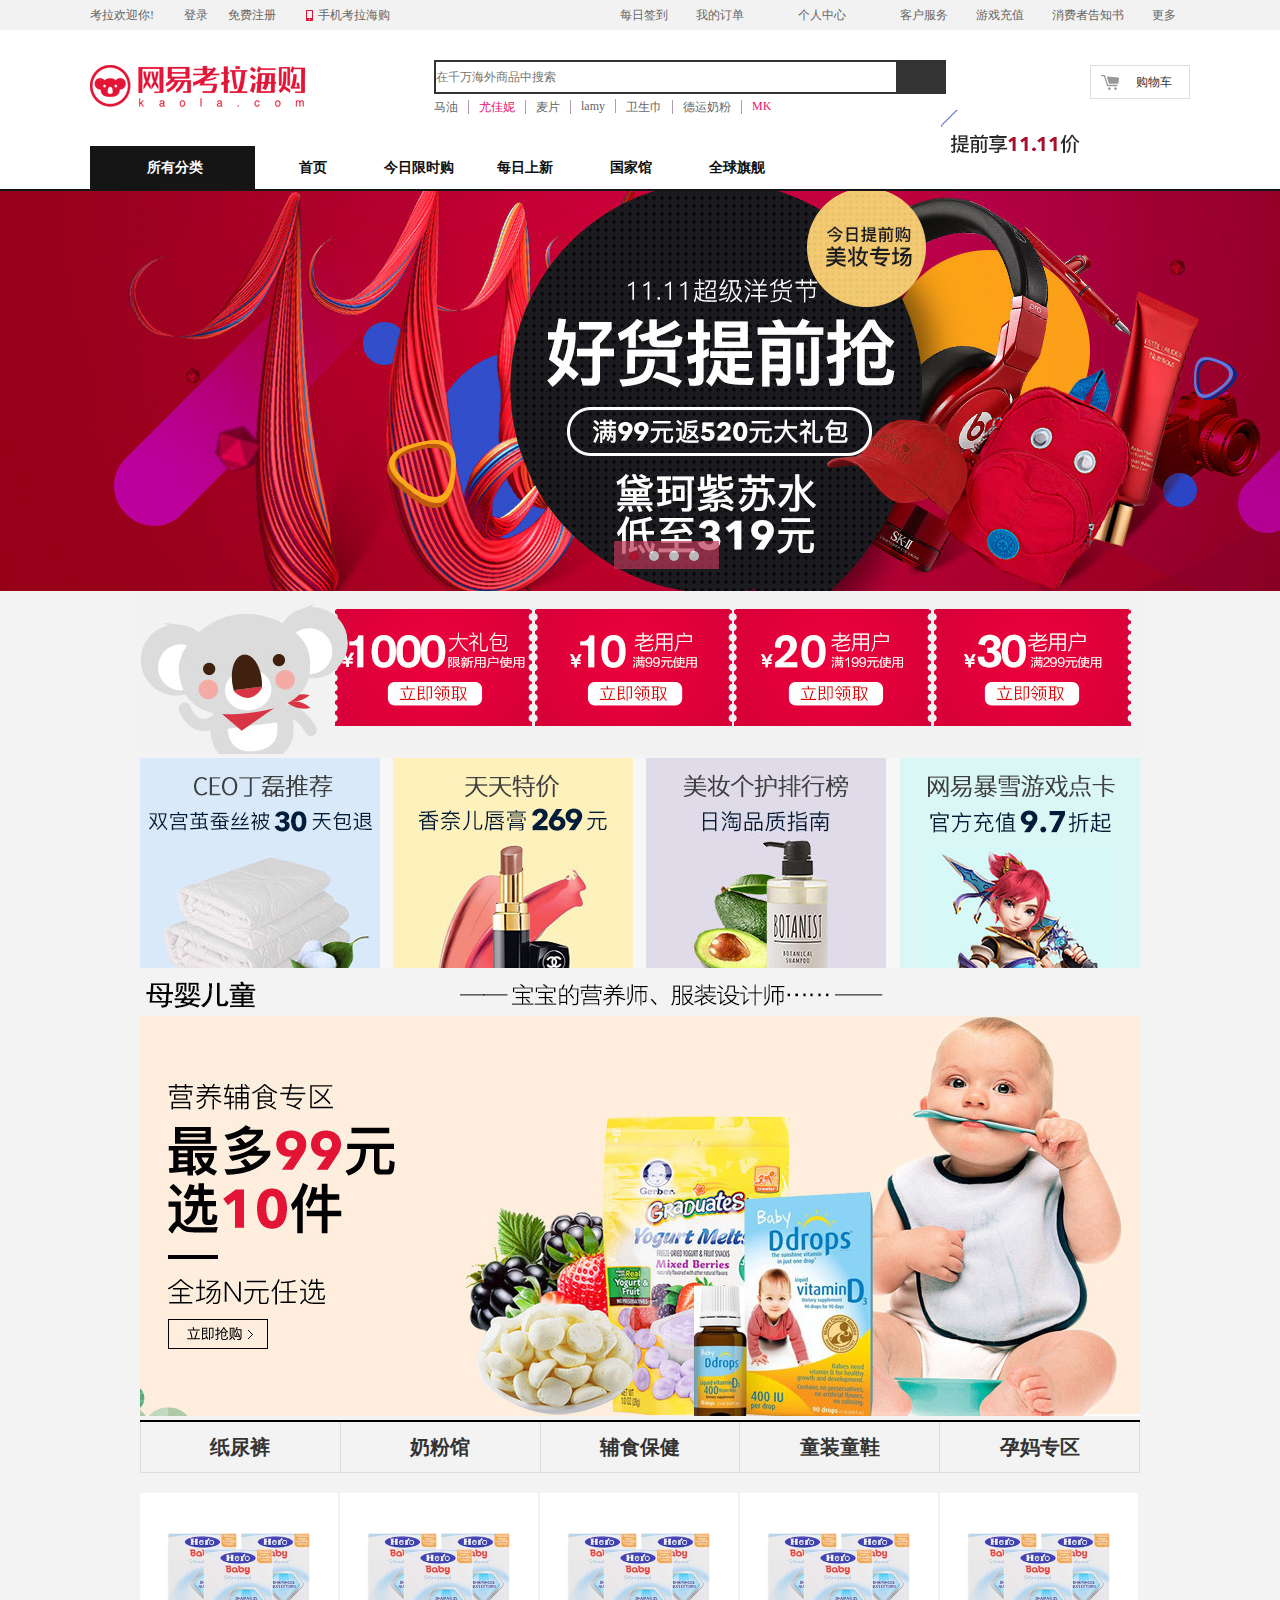
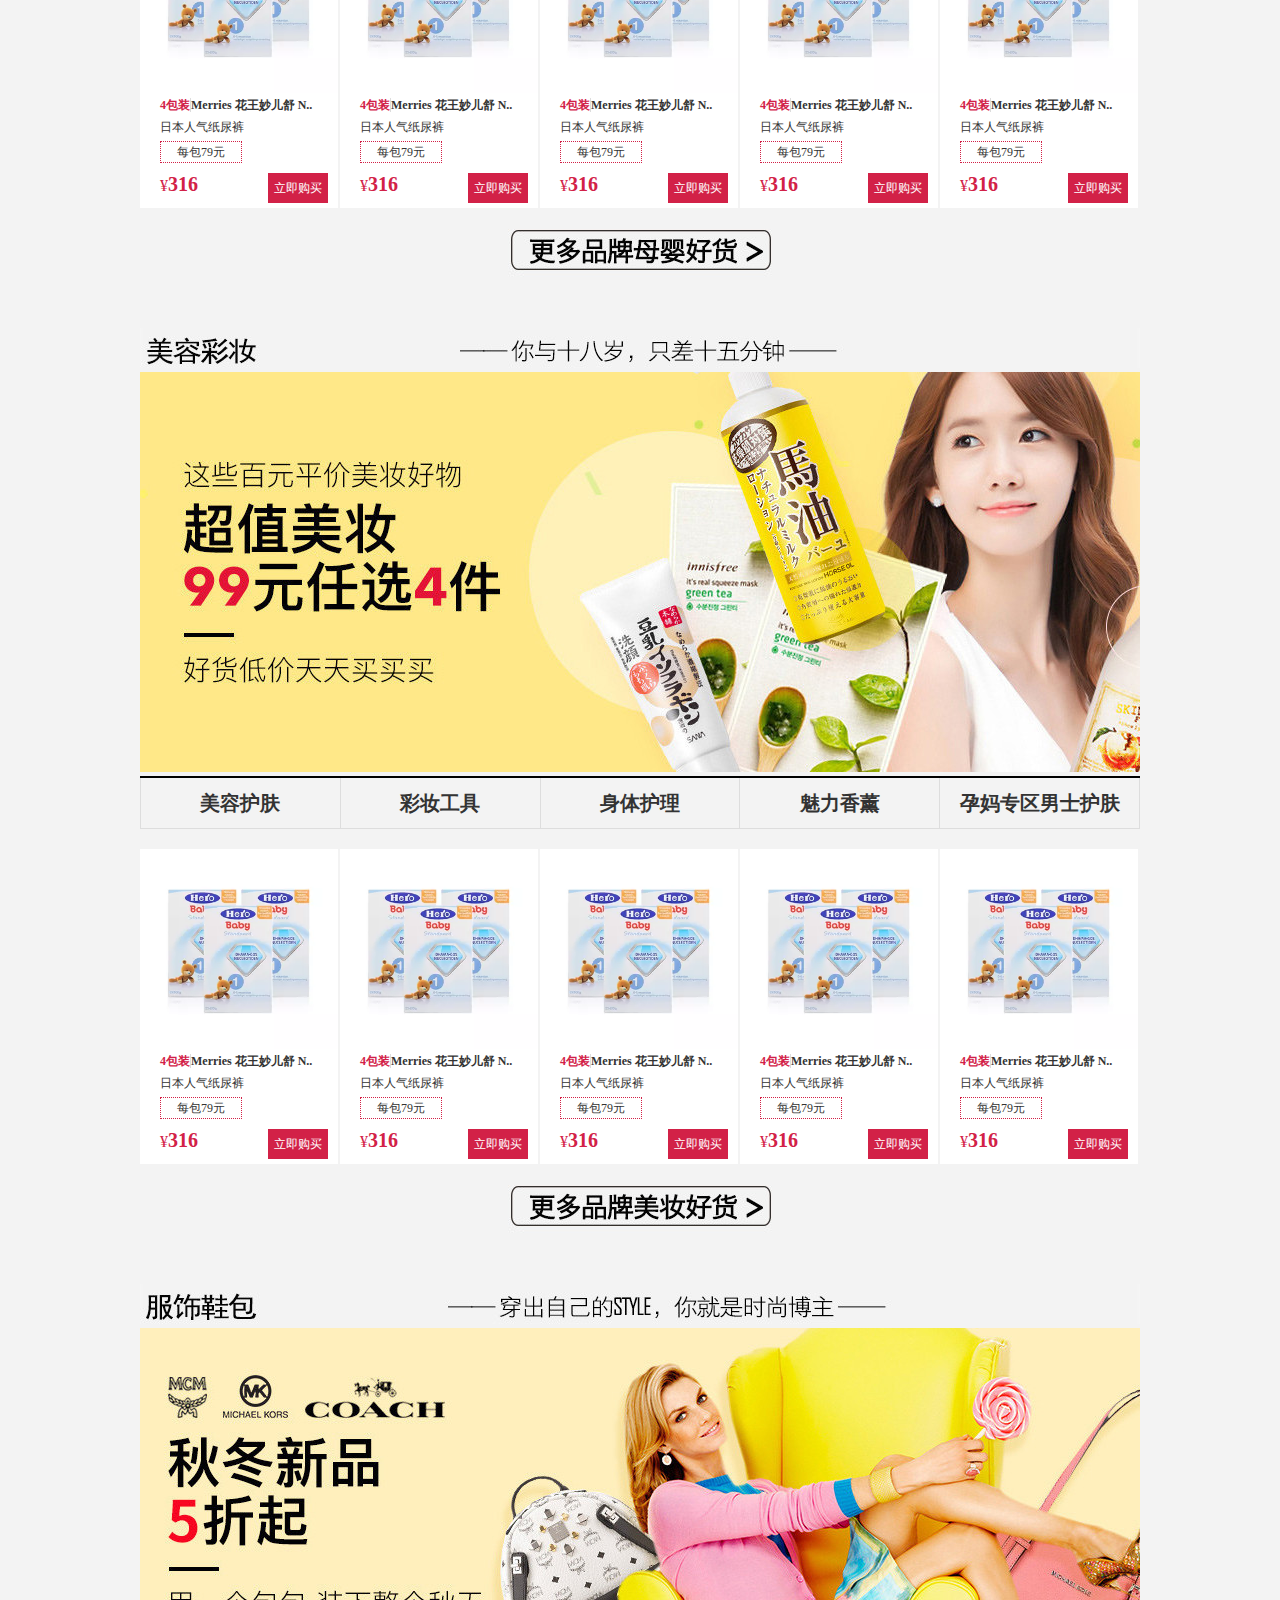
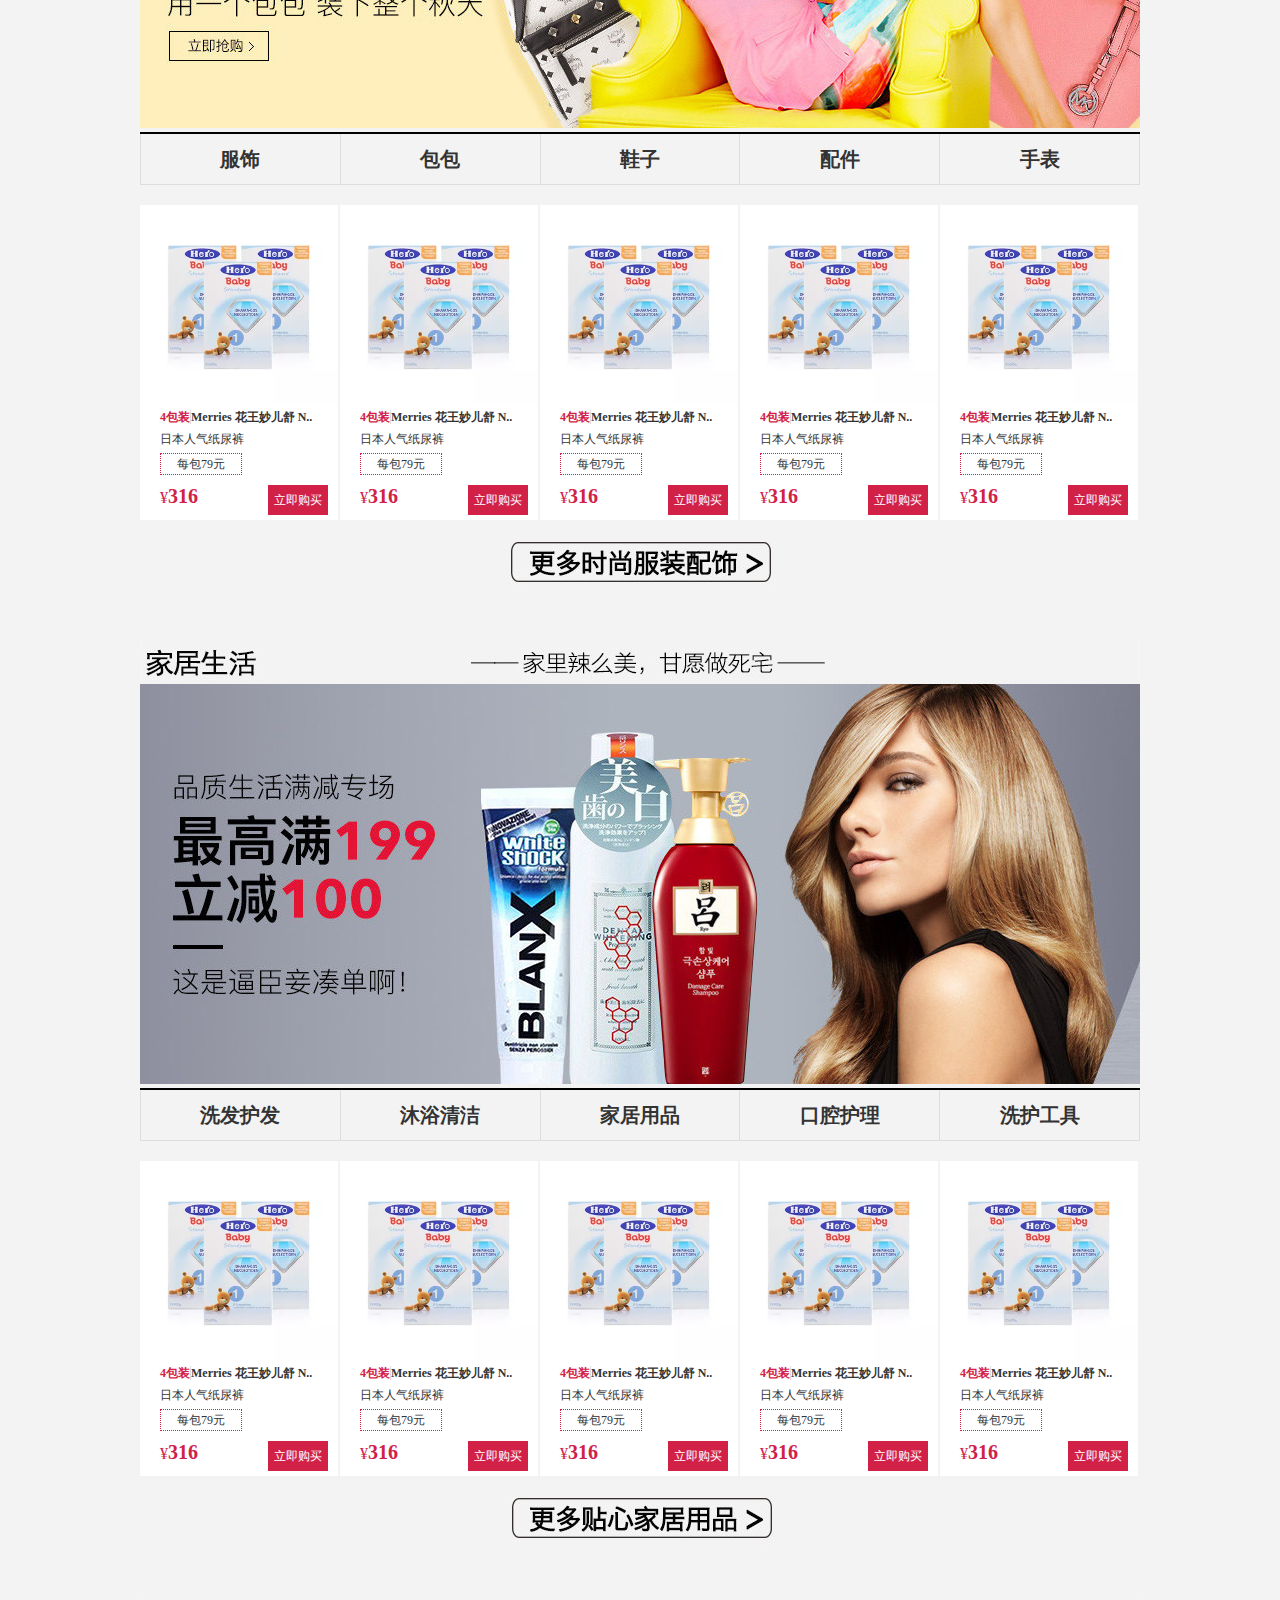
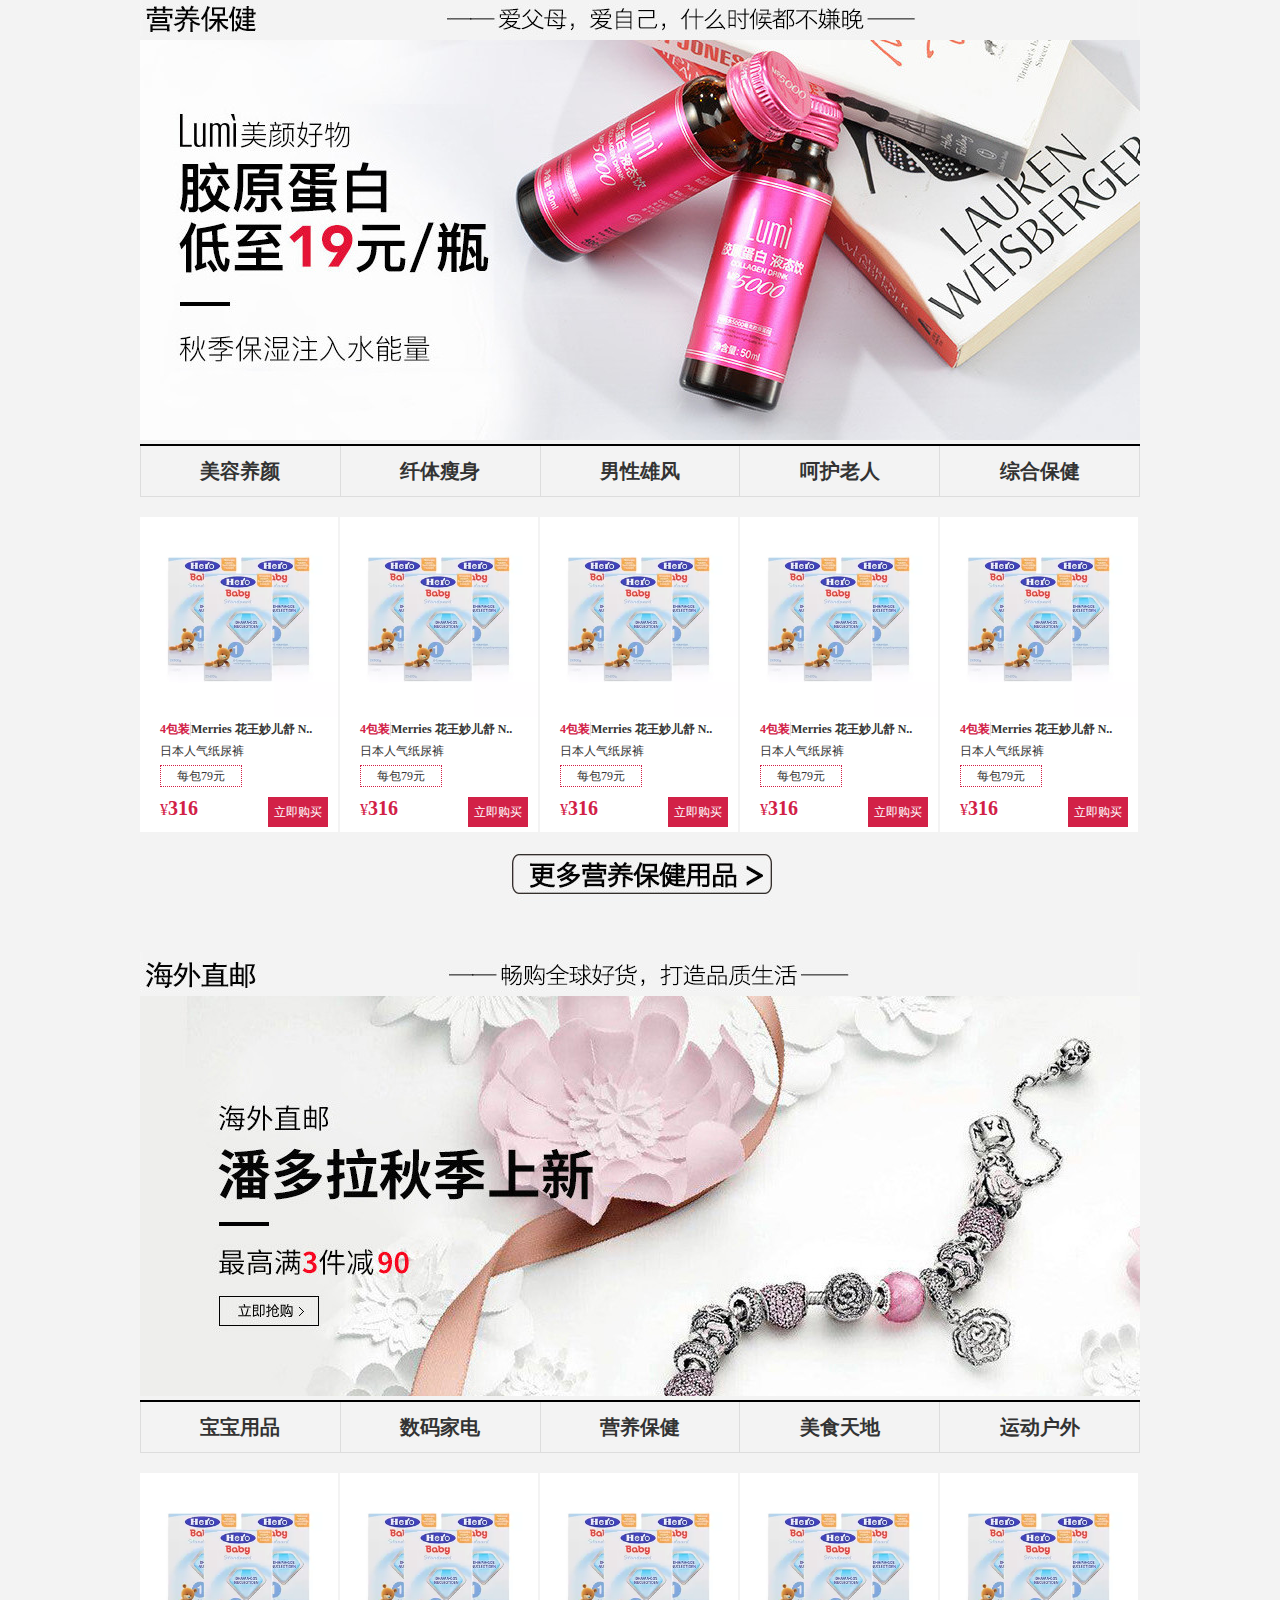
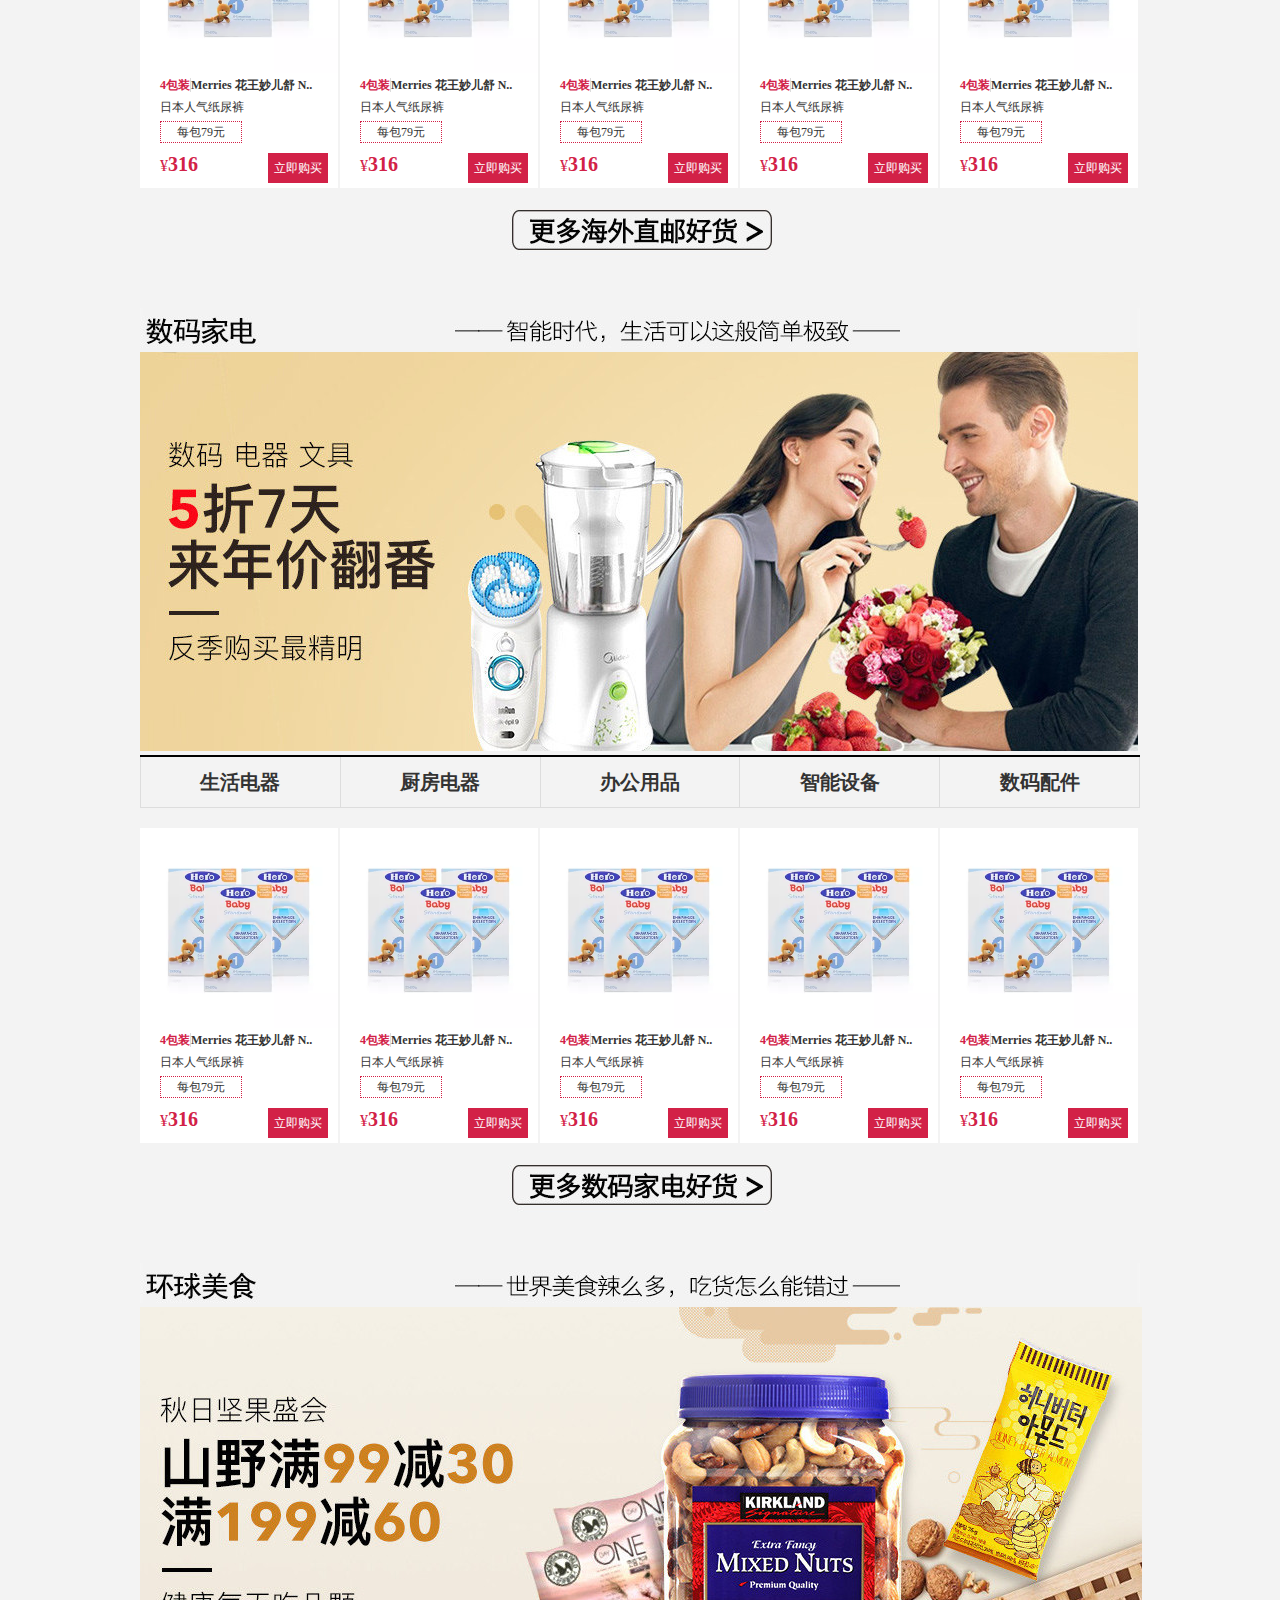
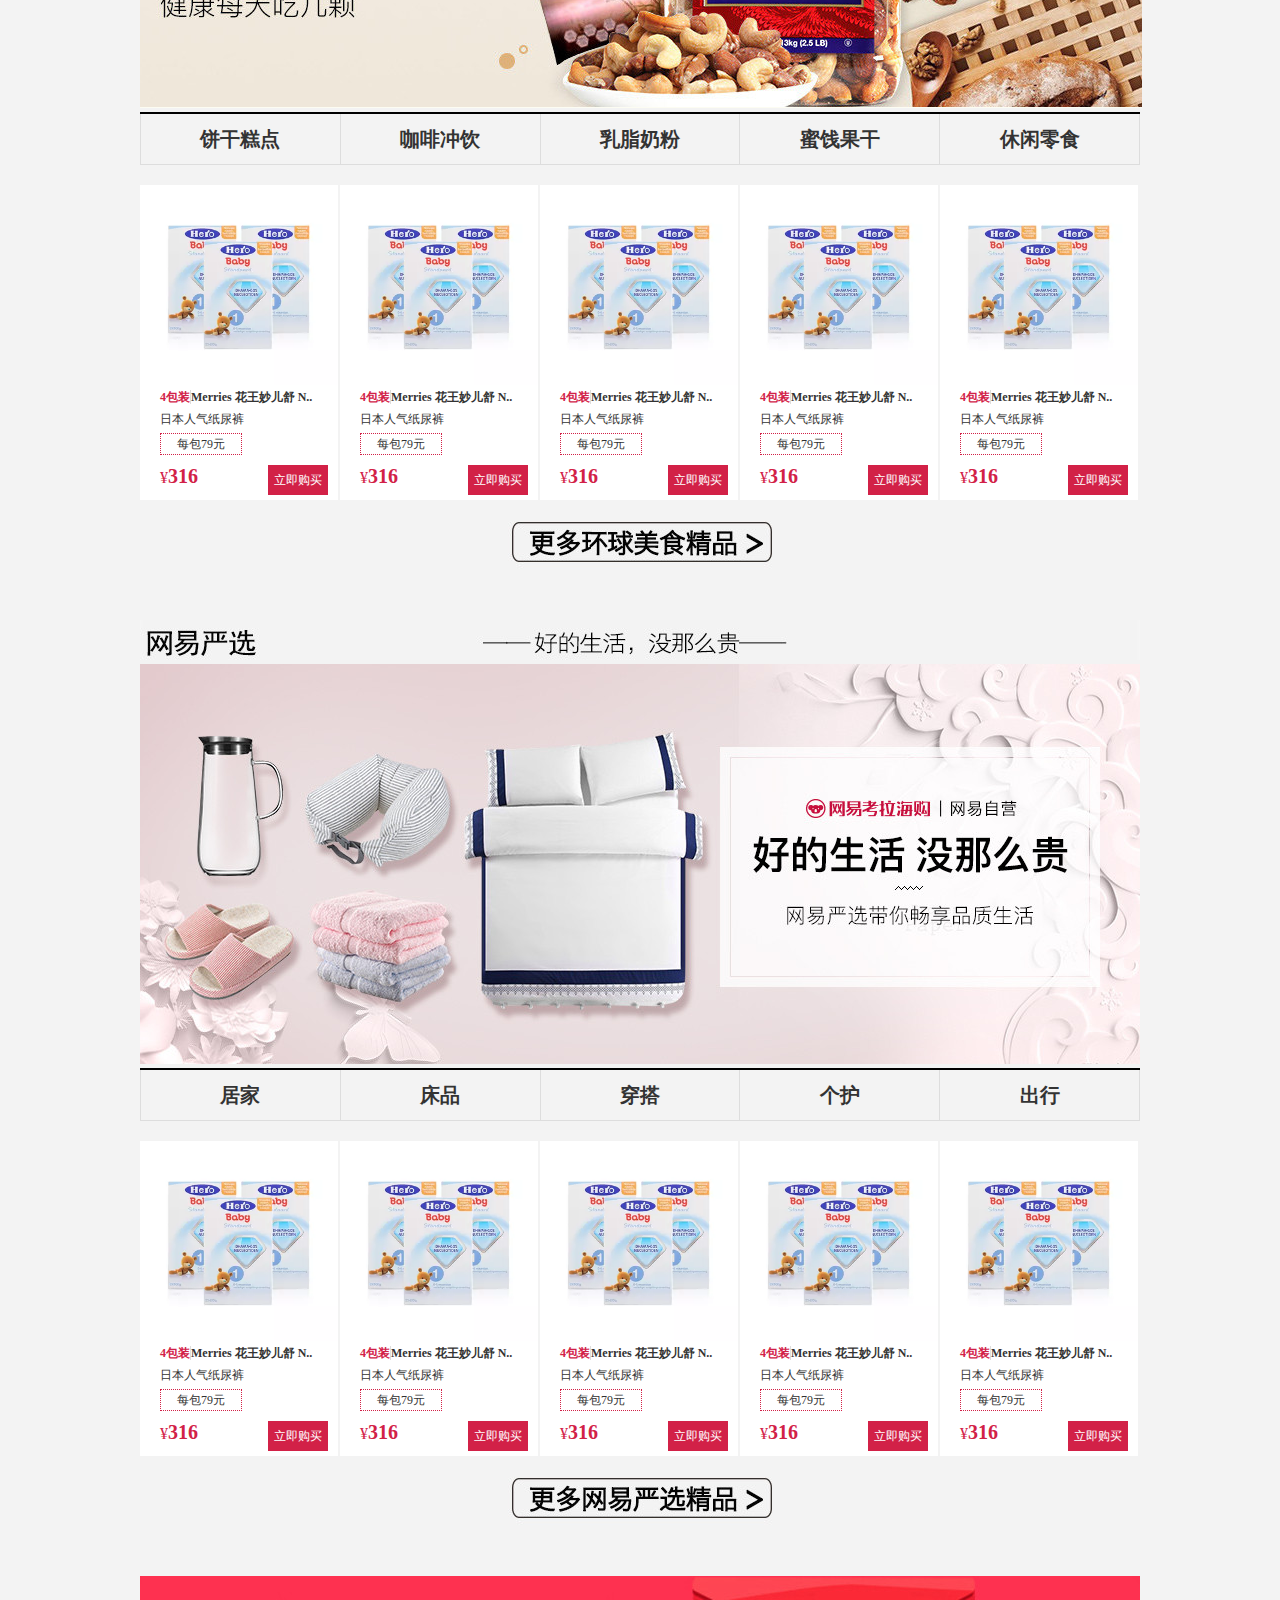
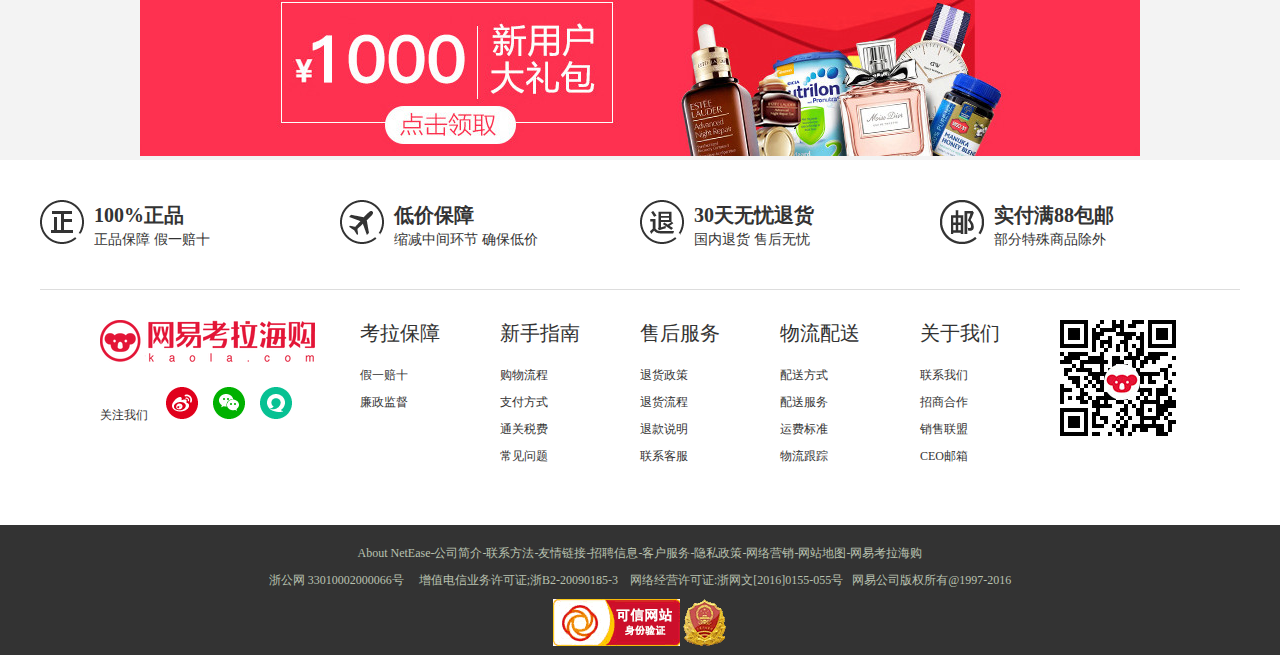
<file: index.html>
<!DOCTYPE html>
<html>
<head lang="en">
    <meta charset="UTF-8">
    <title>网易考拉海购</title>
    <link rel="stylesheet" href="css/common.css"/>
    <link rel="stylesheet" href="css/main.css"/>
</head>
<body>
<!--头部-->
<header id="first">
   <div id="first_manner">
       <ul class="manner_left">
           <li><a href="">考拉欢迎你!</a></li>
           <li class="denglu"><a href="enter.html">登录</a></li>
           <li><a href="register.html">免费注册</a></li>
           <li class="sign_kaola"><b></b><a href="">手机考拉海购</a></li>
       </ul>
       <ul class="manner_right">
           <li class="sign"><span></span><a href="">每日签到</a></li>
           <li><a href="">我的订单</a></li>
           <li class="person">
               <b></b><a href="">个人中心</a>
               <ul class="select_box1">
                   <li>我的优惠券</li>
                   <li>我的考拉豆</li>
                   <li>账户安全</li>
                   <li>我的实名认证</li>
                   <li>我收藏的商品</li>
                   <li>我关注的品牌</li>
                   <li>售后管理</li>
               </ul>
           </li>
           <li class="server"><a href="">客户服务</a><b></b>
               <ul class="select_box2">
                   <li>联系客服</li>
                   <li>帮助中心</li>
               </ul>
           </li>
           <li><a href="">游戏充值</a></li>
           <li><a href="">消费者告知书</a>
           </li>
           <li class="more"><a href="">更多</a><b></b>
               <ul class="select_box3">
                   <li>收藏本站</li>
                   <li>新浪微博</li>
                   <li>微信公众号</li>
                   <li>易信公众号</li>
                   <li>招商合作</li>
                   <li>考拉招聘</li>
               </ul>
           </li>
       </ul>
   </div>
</header>
<!--搜索框-->
<div id="search">
    <img src="img/haigou.png" alt="" title="网易考拉海购"/>
    <div class="search_box">
       <p>
           <b></b>
           <input type="text" placeholder="在千万海外商品中搜索"/>
           <a></a>
       </p>
        <ul>
            <li><a href="" >马油</a></li>
            <li><a href=""class="red">尤佳妮</a></li>
            <li><a href="">麦片</a></li>
            <li><a href="">lamy</a></li>
            <li><a href="">卫生巾</a></li>
            <li><a href="">德运奶粉</a></li>
            <li><a href="" class="red none">MK</a></li>
        </ul>

    </div>
    <div class="shopping_cart">
        <button><b></b>购物车</button>
    </div>

</div>
<!--nav部分-->
<nav id="nav">
    <ul class="navUl">
        <li class="first_one"><a href="#">所有分类</a>
            <ul class="selectBox4">
                <li class="mother"><a href="#">母婴儿童</a>
                    <b></b>

                    <div class="select_innerBox1">
                        <div class="select_innerLeft">
                            <ul>
                                <li>
                                    <ul>
                                        <li class="inner_boxTop">
                                            <p>奶粉</p>
                                            <p>爱他美 <b></b>牛栏 <b></b>Hero &nbsp;Baby <b></b> 喜宝</p>
                                            <p>爱他美 <b></b>牛栏 <b></b>Hero &nbsp;Baby <b></b> 喜宝</p>
                                            <p>爱他美 <b></b>牛栏 <b></b>Hero &nbsp;Baby <b></b> 喜宝</p>
                                            <p>爱他美 <b></b>牛栏 <b></b>Hero &nbsp;Baby <b></b> 喜宝</p>
                                            <p>6段</p>
                                        </li>
                                        <li>
                                            <p>奶粉</p>
                                            <p>爱他美 <b></b>牛栏 <b></b>Hero &nbsp;Baby <b></b> 喜宝</p>
                                            <p>爱他美 <b></b>牛栏 <b></b>Hero &nbsp;Baby <b></b> 喜宝</p>
                                            <p>爱他美 <b></b>牛栏 <b></b>Hero &nbsp;Baby <b></b> 喜宝</p>

                                        </li>
                                        <li></li>
                                    </ul>
                                </li>
                                <li>
                                    <ul>
                                    <li class="inner_boxTop">
                                        <p>奶粉</p>
                                        <p>爱他美 <b></b>牛栏 <b></b>Hero &nbsp;Baby <b></b> 喜宝</p>
                                        <p>爱他美 <b></b>牛栏 <b></b>Hero &nbsp;Baby <b></b> 喜宝</p>
                                        <p>爱他美 <b></b>牛栏 <b></b>Hero &nbsp;Baby <b></b> 喜宝</p>
                                        <p>爱他美 <b></b>牛栏 <b></b>Hero &nbsp;Baby <b></b> 喜宝</p>
                                        <p>6段</p>
                                    </li>
                                    <li>
                                        <p>奶粉</p>
                                        <p>爱他美 <b></b>牛栏 <b></b>Hero &nbsp;Baby <b></b> 喜宝</p>
                                        <p>爱他美 <b></b>牛栏 <b></b>Hero &nbsp;Baby <b></b> 喜宝</p>
                                        <p>爱他美 <b></b>牛栏 <b></b>Hero &nbsp;Baby <b></b> 喜宝</p>

                                    </li>
                                    <li></li>
                                </ul></li>
                            </ul>
                        </div>

                        <div class="select_innerRight"></div>
                    </div>

                </li>
                <li><a href="#">美容彩妆</a>
                    <b></b>
                    <div class="select_innerBox1">
                        <div class="select_innerLeft">
                            <ul>
                                <li>
                                    <ul>
                                        <li class="inner_boxTop">
                                            <p>奶粉</p>
                                            <p>爱他美 <b></b>牛栏 <b></b>Hero &nbsp;Baby <b></b> 喜宝</p>
                                            <p>爱他美 <b></b>牛栏 <b></b>Hero &nbsp;Baby <b></b> 喜宝</p>
                                            <p>爱他美 <b></b>牛栏 <b></b>Hero &nbsp;Baby <b></b> 喜宝</p>
                                            <p>爱他美 <b></b>牛栏 <b></b>Hero &nbsp;Baby <b></b> 喜宝</p>
                                            <p>6段</p>
                                        </li>
                                        <li>
                                            <p>奶粉</p>
                                            <p>爱他美 <b></b>牛栏 <b></b>Hero &nbsp;Baby <b></b> 喜宝</p>
                                            <p>爱他美 <b></b>牛栏 <b></b>Hero &nbsp;Baby <b></b> 喜宝</p>
                                            <p>爱他美 <b></b>牛栏 <b></b>Hero &nbsp;Baby <b></b> 喜宝</p>

                                        </li>
                                        <li></li>
                                    </ul>
                                </li>
                                <li>
                                    <ul>
                                        <li class="inner_boxTop">
                                            <p>奶粉</p>
                                            <p>爱他美 <b></b>牛栏 <b></b>Hero &nbsp;Baby <b></b> 喜宝</p>
                                            <p>爱他美 <b></b>牛栏 <b></b>Hero &nbsp;Baby <b></b> 喜宝</p>
                                            <p>爱他美 <b></b>牛栏 <b></b>Hero &nbsp;Baby <b></b> 喜宝</p>
                                            <p>爱他美 <b></b>牛栏 <b></b>Hero &nbsp;Baby <b></b> 喜宝</p>
                                            <p>6段</p>
                                        </li>
                                        <li>
                                            <p>奶粉</p>
                                            <p>爱他美 <b></b>牛栏 <b></b>Hero &nbsp;Baby <b></b> 喜宝</p>
                                            <p>爱他美 <b></b>牛栏 <b></b>Hero &nbsp;Baby <b></b> 喜宝</p>
                                            <p>爱他美 <b></b>牛栏 <b></b>Hero &nbsp;Baby <b></b> 喜宝</p>

                                        </li>
                                        <li></li>
                                    </ul></li>
                            </ul>
                        </div>

                        <div class="select_innerRight"></div>
                    </div>
                </li>
                <li><a href="#">服饰鞋包</a>
                    <b></b>
                    <div class="select_innerBox1">
                        <div class="select_innerLeft">
                            <ul>
                                <li>
                                    <ul>
                                        <li class="inner_boxTop">
                                            <p>奶粉</p>
                                            <p>爱他美 <b></b>牛栏 <b></b>Hero &nbsp;Baby <b></b> 喜宝</p>
                                            <p>爱他美 <b></b>牛栏 <b></b>Hero &nbsp;Baby <b></b> 喜宝</p>
                                            <p>爱他美 <b></b>牛栏 <b></b>Hero &nbsp;Baby <b></b> 喜宝</p>
                                            <p>爱他美 <b></b>牛栏 <b></b>Hero &nbsp;Baby <b></b> 喜宝</p>
                                            <p>6段</p>
                                        </li>
                                        <li>
                                            <p>奶粉</p>
                                            <p>爱他美 <b></b>牛栏 <b></b>Hero &nbsp;Baby <b></b> 喜宝</p>
                                            <p>爱他美 <b></b>牛栏 <b></b>Hero &nbsp;Baby <b></b> 喜宝</p>
                                            <p>爱他美 <b></b>牛栏 <b></b>Hero &nbsp;Baby <b></b> 喜宝</p>

                                        </li>
                                        <li></li>
                                    </ul>
                                </li>
                                <li>
                                    <ul>
                                        <li class="inner_boxTop">
                                            <p>奶粉</p>
                                            <p>爱他美 <b></b>牛栏 <b></b>Hero &nbsp;Baby <b></b> 喜宝</p>
                                            <p>爱他美 <b></b>牛栏 <b></b>Hero &nbsp;Baby <b></b> 喜宝</p>
                                            <p>爱他美 <b></b>牛栏 <b></b>Hero &nbsp;Baby <b></b> 喜宝</p>
                                            <p>爱他美 <b></b>牛栏 <b></b>Hero &nbsp;Baby <b></b> 喜宝</p>
                                            <p>6段</p>
                                        </li>
                                        <li>
                                            <p>奶粉</p>
                                            <p>爱他美 <b></b>牛栏 <b></b>Hero &nbsp;Baby <b></b> 喜宝</p>
                                            <p>爱他美 <b></b>牛栏 <b></b>Hero &nbsp;Baby <b></b> 喜宝</p>
                                            <p>爱他美 <b></b>牛栏 <b></b>Hero &nbsp;Baby <b></b> 喜宝</p>

                                        </li>
                                        <li></li>
                                    </ul></li>
                            </ul>
                        </div>

                        <div class="select_innerRight"></div>
                    </div>
                </li>
                <li><a href="#">家居生活</a>
                    <b></b>
                    <div class="select_innerBox1">
                        <div class="select_innerLeft">
                            <ul>
                                <li>
                                    <ul>
                                        <li class="inner_boxTop">
                                            <p>奶粉</p>
                                            <p>爱他美 <b></b>牛栏 <b></b>Hero &nbsp;Baby <b></b> 喜宝</p>
                                            <p>爱他美 <b></b>牛栏 <b></b>Hero &nbsp;Baby <b></b> 喜宝</p>
                                            <p>爱他美 <b></b>牛栏 <b></b>Hero &nbsp;Baby <b></b> 喜宝</p>
                                            <p>爱他美 <b></b>牛栏 <b></b>Hero &nbsp;Baby <b></b> 喜宝</p>
                                            <p>6段</p>
                                        </li>
                                        <li>
                                            <p>奶粉</p>
                                            <p>爱他美 <b></b>牛栏 <b></b>Hero &nbsp;Baby <b></b> 喜宝</p>
                                            <p>爱他美 <b></b>牛栏 <b></b>Hero &nbsp;Baby <b></b> 喜宝</p>
                                            <p>爱他美 <b></b>牛栏 <b></b>Hero &nbsp;Baby <b></b> 喜宝</p>

                                        </li>
                                        <li></li>
                                    </ul>
                                </li>
                                <li>
                                    <ul>
                                        <li class="inner_boxTop">
                                            <p>奶粉</p>
                                            <p>爱他美 <b></b>牛栏 <b></b>Hero &nbsp;Baby <b></b> 喜宝</p>
                                            <p>爱他美 <b></b>牛栏 <b></b>Hero &nbsp;Baby <b></b> 喜宝</p>
                                            <p>爱他美 <b></b>牛栏 <b></b>Hero &nbsp;Baby <b></b> 喜宝</p>
                                            <p>爱他美 <b></b>牛栏 <b></b>Hero &nbsp;Baby <b></b> 喜宝</p>
                                            <p>6段</p>
                                        </li>
                                        <li>
                                            <p>奶粉</p>
                                            <p>爱他美 <b></b>牛栏 <b></b>Hero &nbsp;Baby <b></b> 喜宝</p>
                                            <p>爱他美 <b></b>牛栏 <b></b>Hero &nbsp;Baby <b></b> 喜宝</p>
                                            <p>爱他美 <b></b>牛栏 <b></b>Hero &nbsp;Baby <b></b> 喜宝</p>

                                        </li>
                                        <li></li>
                                    </ul></li>
                            </ul>
                        </div>

                        <div class="select_innerRight"></div>
                    </div>
                </li>
                <li><a href="#">营养保健</a>
                    <b></b>
                    <div class="select_innerBox1">
                        <div class="select_innerLeft">
                            <ul>
                                <li>
                                    <ul>
                                        <li class="inner_boxTop">
                                            <p>奶粉</p>
                                            <p>爱他美 <b></b>牛栏 <b></b>Hero &nbsp;Baby <b></b> 喜宝</p>
                                            <p>爱他美 <b></b>牛栏 <b></b>Hero &nbsp;Baby <b></b> 喜宝</p>
                                            <p>爱他美 <b></b>牛栏 <b></b>Hero &nbsp;Baby <b></b> 喜宝</p>
                                            <p>爱他美 <b></b>牛栏 <b></b>Hero &nbsp;Baby <b></b> 喜宝</p>
                                            <p>6段</p>
                                        </li>
                                        <li>
                                            <p>奶粉</p>
                                            <p>爱他美 <b></b>牛栏 <b></b>Hero &nbsp;Baby <b></b> 喜宝</p>
                                            <p>爱他美 <b></b>牛栏 <b></b>Hero &nbsp;Baby <b></b> 喜宝</p>
                                            <p>爱他美 <b></b>牛栏 <b></b>Hero &nbsp;Baby <b></b> 喜宝</p>

                                        </li>
                                        <li></li>
                                    </ul>
                                </li>
                                <li>
                                    <ul>
                                        <li class="inner_boxTop">
                                            <p>奶粉</p>
                                            <p>爱他美 <b></b>牛栏 <b></b>Hero &nbsp;Baby <b></b> 喜宝</p>
                                            <p>爱他美 <b></b>牛栏 <b></b>Hero &nbsp;Baby <b></b> 喜宝</p>
                                            <p>爱他美 <b></b>牛栏 <b></b>Hero &nbsp;Baby <b></b> 喜宝</p>
                                            <p>爱他美 <b></b>牛栏 <b></b>Hero &nbsp;Baby <b></b> 喜宝</p>
                                            <p>6段</p>
                                        </li>
                                        <li>
                                            <p>奶粉</p>
                                            <p>爱他美 <b></b>牛栏 <b></b>Hero &nbsp;Baby <b></b> 喜宝</p>
                                            <p>爱他美 <b></b>牛栏 <b></b>Hero &nbsp;Baby <b></b> 喜宝</p>
                                            <p>爱他美 <b></b>牛栏 <b></b>Hero &nbsp;Baby <b></b> 喜宝</p>

                                        </li>
                                        <li></li>
                                    </ul></li>
                            </ul>
                        </div>

                        <div class="select_innerRight"></div>
                    </div>
                </li>
                <li><a href="#">海外直邮</a>
                    <b></b>
                    <div class="select_innerBox1">
                        <div class="select_innerLeft">
                            <ul>
                                <li>
                                    <ul>
                                        <li class="inner_boxTop">
                                            <p>奶粉</p>
                                            <p>爱他美 <b></b>牛栏 <b></b>Hero &nbsp;Baby <b></b> 喜宝</p>
                                            <p>爱他美 <b></b>牛栏 <b></b>Hero &nbsp;Baby <b></b> 喜宝</p>
                                            <p>爱他美 <b></b>牛栏 <b></b>Hero &nbsp;Baby <b></b> 喜宝</p>
                                            <p>爱他美 <b></b>牛栏 <b></b>Hero &nbsp;Baby <b></b> 喜宝</p>
                                            <p>6段</p>
                                        </li>
                                        <li>
                                            <p>奶粉</p>
                                            <p>爱他美 <b></b>牛栏 <b></b>Hero &nbsp;Baby <b></b> 喜宝</p>
                                            <p>爱他美 <b></b>牛栏 <b></b>Hero &nbsp;Baby <b></b> 喜宝</p>
                                            <p>爱他美 <b></b>牛栏 <b></b>Hero &nbsp;Baby <b></b> 喜宝</p>

                                        </li>
                                        <li></li>
                                    </ul>
                                </li>
                                <li>
                                    <ul>
                                        <li class="inner_boxTop">
                                            <p>奶粉</p>
                                            <p>爱他美 <b></b>牛栏 <b></b>Hero &nbsp;Baby <b></b> 喜宝</p>
                                            <p>爱他美 <b></b>牛栏 <b></b>Hero &nbsp;Baby <b></b> 喜宝</p>
                                            <p>爱他美 <b></b>牛栏 <b></b>Hero &nbsp;Baby <b></b> 喜宝</p>
                                            <p>爱他美 <b></b>牛栏 <b></b>Hero &nbsp;Baby <b></b> 喜宝</p>
                                            <p>6段</p>
                                        </li>
                                        <li>
                                            <p>奶粉</p>
                                            <p>爱他美 <b></b>牛栏 <b></b>Hero &nbsp;Baby <b></b> 喜宝</p>
                                            <p>爱他美 <b></b>牛栏 <b></b>Hero &nbsp;Baby <b></b> 喜宝</p>
                                            <p>爱他美 <b></b>牛栏 <b></b>Hero &nbsp;Baby <b></b> 喜宝</p>

                                        </li>
                                        <li></li>
                                    </ul></li>
                            </ul>
                        </div>

                        <div class="select_innerRight"></div>
                    </div>
                </li>
                <li>
                    <a href="#">数码家电</a>
                    <b></b>
                    <div class="select_innerBox1">
                        <div class="select_innerLeft">
                            <ul>
                                <li>
                                    <ul>
                                        <li class="inner_boxTop">
                                            <p>奶粉</p>
                                            <p>爱他美 <b></b>牛栏 <b></b>Hero &nbsp;Baby <b></b> 喜宝</p>
                                            <p>爱他美 <b></b>牛栏 <b></b>Hero &nbsp;Baby <b></b> 喜宝</p>
                                            <p>爱他美 <b></b>牛栏 <b></b>Hero &nbsp;Baby <b></b> 喜宝</p>
                                            <p>爱他美 <b></b>牛栏 <b></b>Hero &nbsp;Baby <b></b> 喜宝</p>
                                            <p>6段</p>
                                        </li>
                                        <li>
                                            <p>奶粉</p>
                                            <p>爱他美 <b></b>牛栏 <b></b>Hero &nbsp;Baby <b></b> 喜宝</p>
                                            <p>爱他美 <b></b>牛栏 <b></b>Hero &nbsp;Baby <b></b> 喜宝</p>
                                            <p>爱他美 <b></b>牛栏 <b></b>Hero &nbsp;Baby <b></b> 喜宝</p>

                                        </li>
                                        <li></li>
                                    </ul>
                                </li>
                                <li>
                                    <ul>
                                        <li class="inner_boxTop">
                                            <p>奶粉</p>
                                            <p>爱他美 <b></b>牛栏 <b></b>Hero &nbsp;Baby <b></b> 喜宝</p>
                                            <p>爱他美 <b></b>牛栏 <b></b>Hero &nbsp;Baby <b></b> 喜宝</p>
                                            <p>爱他美 <b></b>牛栏 <b></b>Hero &nbsp;Baby <b></b> 喜宝</p>
                                            <p>爱他美 <b></b>牛栏 <b></b>Hero &nbsp;Baby <b></b> 喜宝</p>
                                            <p>6段</p>
                                        </li>
                                        <li>
                                            <p>奶粉</p>
                                            <p>爱他美 <b></b>牛栏 <b></b>Hero &nbsp;Baby <b></b> 喜宝</p>
                                            <p>爱他美 <b></b>牛栏 <b></b>Hero &nbsp;Baby <b></b> 喜宝</p>
                                            <p>爱他美 <b></b>牛栏 <b></b>Hero &nbsp;Baby <b></b> 喜宝</p>

                                        </li>
                                        <li></li>
                                    </ul></li>
                            </ul>
                        </div>

                        <div class="select_innerRight"></div>
                    </div>

                </li>
                <li><a href="#">环球美食</a>
                    <b></b>
                    <div class="select_innerBox1">
                        <div class="select_innerLeft">
                            <ul>
                                <li>
                                    <ul>
                                        <li class="inner_boxTop">
                                            <p>奶粉</p>
                                            <p>爱他美 <b></b>牛栏 <b></b>Hero &nbsp;Baby <b></b> 喜宝</p>
                                            <p>爱他美 <b></b>牛栏 <b></b>Hero &nbsp;Baby <b></b> 喜宝</p>
                                            <p>爱他美 <b></b>牛栏 <b></b>Hero &nbsp;Baby <b></b> 喜宝</p>
                                            <p>爱他美 <b></b>牛栏 <b></b>Hero &nbsp;Baby <b></b> 喜宝</p>
                                            <p>6段</p>
                                        </li>
                                        <li>
                                            <p>奶粉</p>
                                            <p>爱他美 <b></b>牛栏 <b></b>Hero &nbsp;Baby <b></b> 喜宝</p>
                                            <p>爱他美 <b></b>牛栏 <b></b>Hero &nbsp;Baby <b></b> 喜宝</p>
                                            <p>爱他美 <b></b>牛栏 <b></b>Hero &nbsp;Baby <b></b> 喜宝</p>

                                        </li>
                                        <li></li>
                                    </ul>
                                </li>
                                <li>
                                    <ul>
                                        <li class="inner_boxTop">
                                            <p>奶粉</p>
                                            <p>爱他美 <b></b>牛栏 <b></b>Hero &nbsp;Baby <b></b> 喜宝</p>
                                            <p>爱他美 <b></b>牛栏 <b></b>Hero &nbsp;Baby <b></b> 喜宝</p>
                                            <p>爱他美 <b></b>牛栏 <b></b>Hero &nbsp;Baby <b></b> 喜宝</p>
                                            <p>爱他美 <b></b>牛栏 <b></b>Hero &nbsp;Baby <b></b> 喜宝</p>
                                            <p>6段</p>
                                        </li>
                                        <li>
                                            <p>奶粉</p>
                                            <p>爱他美 <b></b>牛栏 <b></b>Hero &nbsp;Baby <b></b> 喜宝</p>
                                            <p>爱他美 <b></b>牛栏 <b></b>Hero &nbsp;Baby <b></b> 喜宝</p>
                                            <p>爱他美 <b></b>牛栏 <b></b>Hero &nbsp;Baby <b></b> 喜宝</p>

                                        </li>
                                        <li></li>
                                    </ul></li>
                            </ul>
                        </div>

                        <div class="select_innerRight"></div>
                    </div>
                </li>
                <li><a href="#">运动户外</a>
                    <b></b>
                    <div class="select_innerBox1">
                        <div class="select_innerLeft">
                            <ul>
                                <li>
                                    <ul>
                                        <li class="inner_boxTop">
                                            <p>奶粉</p>
                                            <p>爱他美 <b></b>牛栏 <b></b>Hero &nbsp;Baby <b></b> 喜宝</p>
                                            <p>爱他美 <b></b>牛栏 <b></b>Hero &nbsp;Baby <b></b> 喜宝</p>
                                            <p>爱他美 <b></b>牛栏 <b></b>Hero &nbsp;Baby <b></b> 喜宝</p>
                                            <p>爱他美 <b></b>牛栏 <b></b>Hero &nbsp;Baby <b></b> 喜宝</p>
                                            <p>6段</p>
                                        </li>
                                        <li>
                                            <p>奶粉</p>
                                            <p>爱他美 <b></b>牛栏 <b></b>Hero &nbsp;Baby <b></b> 喜宝</p>
                                            <p>爱他美 <b></b>牛栏 <b></b>Hero &nbsp;Baby <b></b> 喜宝</p>
                                            <p>爱他美 <b></b>牛栏 <b></b>Hero &nbsp;Baby <b></b> 喜宝</p>

                                        </li>
                                        <li></li>
                                    </ul>
                                </li>
                                <li>
                                    <ul>
                                        <li class="inner_boxTop">
                                            <p>奶粉</p>
                                            <p>爱他美 <b></b>牛栏 <b></b>Hero &nbsp;Baby <b></b> 喜宝</p>
                                            <p>爱他美 <b></b>牛栏 <b></b>Hero &nbsp;Baby <b></b> 喜宝</p>
                                            <p>爱他美 <b></b>牛栏 <b></b>Hero &nbsp;Baby <b></b> 喜宝</p>
                                            <p>爱他美 <b></b>牛栏 <b></b>Hero &nbsp;Baby <b></b> 喜宝</p>
                                            <p>6段</p>
                                        </li>
                                        <li>
                                            <p>奶粉</p>
                                            <p>爱他美 <b></b>牛栏 <b></b>Hero &nbsp;Baby <b></b> 喜宝</p>
                                            <p>爱他美 <b></b>牛栏 <b></b>Hero &nbsp;Baby <b></b> 喜宝</p>
                                            <p>爱他美 <b></b>牛栏 <b></b>Hero &nbsp;Baby <b></b> 喜宝</p>

                                        </li>
                                        <li></li>
                                    </ul></li>
                            </ul>
                        </div>

                        <div class="select_innerRight"></div>
                    </div>
                </li>
                <li><a href="#">水果生鲜</a>
                </li>
                <div class="select_innerBox1">
                    <div class="select_innerLeft">
                        <ul>
                            <li>
                                <ul>
                                    <li class="inner_boxTop">
                                        <p>奶粉</p>
                                        <p>爱他美 <b></b>牛栏 <b></b>Hero &nbsp;Baby <b></b> 喜宝</p>
                                        <p>爱他美 <b></b>牛栏 <b></b>Hero &nbsp;Baby <b></b> 喜宝</p>
                                        <p>爱他美 <b></b>牛栏 <b></b>Hero &nbsp;Baby <b></b> 喜宝</p>
                                        <p>爱他美 <b></b>牛栏 <b></b>Hero &nbsp;Baby <b></b> 喜宝</p>
                                        <p>6段</p>
                                    </li>
                                    <li>
                                        <p>奶粉</p>
                                        <p>爱他美 <b></b>牛栏 <b></b>Hero &nbsp;Baby <b></b> 喜宝</p>
                                        <p>爱他美 <b></b>牛栏 <b></b>Hero &nbsp;Baby <b></b> 喜宝</p>
                                        <p>爱他美 <b></b>牛栏 <b></b>Hero &nbsp;Baby <b></b> 喜宝</p>

                                    </li>
                                    <li></li>
                                </ul>
                            </li>
                            <li>
                                <ul>
                                    <li class="inner_boxTop">

                                    </li>
                                    <li>


                                    </li>
                                    <li></li>
                                </ul></li>
                        </ul>
                    </div>

                    <div class="select_innerRight"></div>
                </div>
            </ul>
        </li>
        <li><a href="#">首页</a></li>
        <li><a href="#">今日限时购</a></li>
        <li><a href="#">每日上新</a></li>
        <li><a href="#">国家馆</a></li>
        <li><a href="#">全球旗舰</a></li>
    </ul>
    <div style="position:absolute;top:110px;right:180px;"><img src="img/dongtu.gif"/></div>
</nav>
<!--轮播图-->
<div id="lunbo">
    <div class="lunbo_inner">
        <ul class="imgBox">
            <li class="img1"><img src="img/lunbo1.jpg" alt="" /></li>
            <li class="img2"><img src="img/lunbo2.jpg" alt="" /></li>
            <li class="img3"><img src="img/lunbo3.jpg" alt=""/></li>
            <li class="img4"><img src="img/lunbo4.jpg" alt=""/></li>
        </ul>
        <ul class="imgIndex">
            <li></li>
            <li></li>
            <li></li>
            <li></li>
        </ul>
        <a id="toLeft"></a>
        <a id="toRight"></a>



    </div>
</div>

<div id="big_bg">
    <!--banner部分-->
    <div id="banner">
        <div class="img1"><img src="img/youhuiquan.jpg" alt=""/></div>
        <div class="img2"><img src="img/bannerSend.jpg" alt=""/></div>
    </div>
    <!--楼层部分-->
    <div id="floor_leading">
        <p class="shopping"><b></b>购物车<i></i></p>
        <ul>

            <li>母婴儿童</li>
            <li>美容彩妆</li>
            <li>服饰鞋包</li>
            <li>家居生活</li>
            <li>营养保健</li>
            <li>海外直邮</li>
            <li>数码家电</li>
            <li>环球美食</li>
            <li>网易精选</li>

        </ul>
        <p id="toTop"><b></b>TOP</li></p>
    </div>
    <div id="floor">
        <!--母婴儿童-->
        <div id="floor1">
            <img src="img/floor1.jpg" />
            <img src="img/fushi.jpg" class="toBorder" />
            <div class="floor_middle">
                <ul class="middle_leading">
                    <li>纸尿裤</li>
                    <li>奶粉馆</li>
                    <li>辅食保健</li>
                    <li>童装童鞋</li>
                    <li class="last">孕妈专区</li>
                </ul>
                <ul class="middle_change">
                    <li><dl>
                        <dt><img src="img/baby1.jpg" alt=""/></dt>
                        <dd class="twoDd">
                            <p class="p1"><span class="newColor">4包装</span>Merries 花王妙儿舒 N..</p>
                            <p class="p2">日本人气纸尿裤</p>
                            <span class="onlySpan">每包79元</span>
                            <p class="newColor"><span>&yen;<b class="big-font">316</b></span><button>立即购买</button></p>
                            <b></b>
                        </dd>

                    </dl></li>
                    <li><dl>
                        <dt><img src="img/baby1.jpg" alt=""/></dt>
                        <dd class="twoDd">
                            <p class="p1"><span class="newColor">4包装</span>Merries 花王妙儿舒 N..</p>
                            <p class="p2">日本人气纸尿裤</p>
                            <span class="onlySpan">每包79元</span>
                            <p class="newColor"><span>&yen;<b class="big-font">316</b></span><button>立即购买</button></p>
                            <b></b>
                        </dd>

                    </dl></li>
                    <li><dl>
                        <dt><img src="img/baby1.jpg" alt=""/></dt>
                        <dd class="twoDd">
                            <p class="p1"><span class="newColor">4包装</span>Merries 花王妙儿舒 N..</p>
                            <p class="p2">日本人气纸尿裤</p>
                            <span class="onlySpan">每包79元</span>
                            <p class="newColor"><span>&yen;<b class="big-font">316</b></span><button>立即购买</button></p>
                            <b></b>
                        </dd>

                    </dl></li>
                    <li><dl>
                        <dt><img src="img/baby1.jpg" alt=""/></dt>
                        <dd class="twoDd">
                            <p class="p1"><span class="newColor">4包装</span>Merries 花王妙儿舒 N..</p>
                            <p class="p2">日本人气纸尿裤</p>
                            <span class="onlySpan">每包79元</span>
                            <p class="newColor"><span>&yen;<b class="big-font">316</b></span><button>立即购买</button></p>
                            <b></b>
                        </dd>

                    </dl></li>
                    <li><dl>
                        <dt><img src="img/baby1.jpg" alt=""/></dt>
                        <dd class="twoDd">
                            <p class="p1"><span class="newColor">4包装</span>Merries 花王妙儿舒 N..</p>
                            <p class="p2">日本人气纸尿裤</p>
                            <span class="onlySpan">每包79元</span>
                            <p class="newColor"><span>&yen;<b class="big-font">316</b></span><button>立即购买</button></p>
                            <b></b>
                        </dd>

                    </dl></li>
                </ul>
            </div>
            <img src="img/childrens.jpg" alt=""/>
        </div>
        <!--美容彩妆-->
        <div id="floor2">
            <img src="img/floor2.jpg" />
            <img src="img/shopping_buy.jpg" class="toBorder" />
            <div class="floor_middle">
                <ul class="middle_leading">
                    <li>美容护肤</li>
                    <li>彩妆工具</li>
                    <li>身体护理</li>
                    <li>魅力香薰</li>
                    <li class="last">孕妈专区男士护肤</li>
                </ul>
                <ul class="middle_change">
                    <li><dl>
                        <dt><img src="img/baby1.jpg" alt=""/></dt>
                        <dd class="twoDd">
                            <p class="p1"><span class="newColor">4包装</span>Merries 花王妙儿舒 N..</p>
                            <p class="p2">日本人气纸尿裤</p>
                            <span class="onlySpan">每包79元</span>
                            <p class="newColor"><span>&yen;<b class="big-font">316</b></span><button>立即购买</button></p>
                            <b></b>
                        </dd>

                    </dl></li>
                    <li><dl>
                        <dt><img src="img/baby1.jpg" alt=""/></dt>
                        <dd class="twoDd">
                            <p class="p1"><span class="newColor">4包装</span>Merries 花王妙儿舒 N..</p>
                            <p class="p2">日本人气纸尿裤</p>
                            <span class="onlySpan">每包79元</span>
                            <p class="newColor"><span>&yen;<b class="big-font">316</b></span><button>立即购买</button></p>
                            <b></b>
                        </dd>

                    </dl></li>
                    <li><dl>
                        <dt><img src="img/baby1.jpg" alt=""/></dt>
                        <dd class="twoDd">
                            <p class="p1"><span class="newColor">4包装</span>Merries 花王妙儿舒 N..</p>
                            <p class="p2">日本人气纸尿裤</p>
                            <span class="onlySpan">每包79元</span>
                            <p class="newColor"><span>&yen;<b class="big-font">316</b></span><button>立即购买</button></p>
                            <b></b>
                        </dd>

                    </dl></li>
                    <li><dl>
                        <dt><img src="img/baby1.jpg" alt=""/></dt>
                        <dd class="twoDd">
                            <p class="p1"><span class="newColor">4包装</span>Merries 花王妙儿舒 N..</p>
                            <p class="p2">日本人气纸尿裤</p>
                            <span class="onlySpan">每包79元</span>
                            <p class="newColor"><span>&yen;<b class="big-font">316</b></span><button>立即购买</button></p>
                            <b></b>
                        </dd>

                    </dl></li>
                    <li><dl>
                        <dt><img src="img/baby1.jpg" alt=""/></dt>
                        <dd class="twoDd">
                            <p class="p1"><span class="newColor">4包装</span>Merries 花王妙儿舒 N..</p>
                            <p class="p2">日本人气纸尿裤</p>
                            <span class="onlySpan">每包79元</span>
                            <p class="newColor"><span>&yen;<b class="big-font">316</b></span><button>立即购买</button></p>
                            <b></b>
                        </dd>

                    </dl></li>
                </ul>
            </div>
            <img src="img/hufu.jpg" alt=""/>
        </div>
        <!--服饰鞋包-->
        <div id="floor3">
            <img src="img/floor3.jpg" />
            <img src="img/ilovecloth.jpg" class="toBorder" />
            <div class="floor_middle">
                <ul class="middle_leading">
                    <li>服饰</li>
                    <li>包包</li>
                    <li>鞋子</li>
                    <li>配件</li>
                    <li class="last">手表</li>
                </ul>
                <ul class="middle_change">
                    <li><dl>
                        <dt><img src="img/baby1.jpg" alt=""/></dt>
                        <dd class="twoDd">
                            <p class="p1"><span class="newColor">4包装</span>Merries 花王妙儿舒 N..</p>
                            <p class="p2">日本人气纸尿裤</p>
                            <span class="onlySpan">每包79元</span>
                            <p class="newColor"><span>&yen;<b class="big-font">316</b></span><button>立即购买</button></p>
                            <b></b>
                        </dd>

                    </dl></li>
                    <li><dl>
                        <dt><img src="img/baby1.jpg" alt=""/></dt>
                        <dd class="twoDd">
                            <p class="p1"><span class="newColor">4包装</span>Merries 花王妙儿舒 N..</p>
                            <p class="p2">日本人气纸尿裤</p>
                            <span class="onlySpan">每包79元</span>
                            <p class="newColor"><span>&yen;<b class="big-font">316</b></span><button>立即购买</button></p>
                            <b></b>
                        </dd>

                    </dl></li>
                    <li><dl>
                        <dt><img src="img/baby1.jpg" alt=""/></dt>
                        <dd class="twoDd">
                            <p class="p1"><span class="newColor">4包装</span>Merries 花王妙儿舒 N..</p>
                            <p class="p2">日本人气纸尿裤</p>
                            <span class="onlySpan">每包79元</span>
                            <p class="newColor"><span>&yen;<b class="big-font">316</b></span><button>立即购买</button></p>
                            <b></b>
                        </dd>

                    </dl></li>
                    <li><dl>
                        <dt><img src="img/baby1.jpg" alt=""/></dt>
                        <dd class="twoDd">
                            <p class="p1"><span class="newColor">4包装</span>Merries 花王妙儿舒 N..</p>
                            <p class="p2">日本人气纸尿裤</p>
                            <span class="onlySpan">每包79元</span>
                            <p class="newColor"><span>&yen;<b class="big-font">316</b></span><button>立即购买</button></p>
                            <b></b>
                        </dd>

                    </dl></li>
                    <li><dl>
                        <dt><img src="img/baby1.jpg" alt=""/></dt>
                        <dd class="twoDd">
                            <p class="p1"><span class="newColor">4包装</span>Merries 花王妙儿舒 N..</p>
                            <p class="p2">日本人气纸尿裤</p>
                            <span class="onlySpan">每包79元</span>
                            <p class="newColor"><span>&yen;<b class="big-font">316</b></span><button>立即购买</button></p>
                            <b></b>
                        </dd>

                    </dl></li>
                </ul>
            </div>
            <img src="img/fuzhuang.jpg" alt=""/>
        </div>
        <!--家居生活-->
        <div id="floor4" >
            <img src="img/floor4.jpg" />
            <img src="img/shenghuozhuaanchang.jpg" class="toBorder" />
            <div class="floor_middle">
                <ul class="middle_leading">
                    <li>洗发护发</li>
                    <li>沐浴清洁</li>
                    <li>家居用品</li>
                    <li>口腔护理</li>
                    <li class="last">洗护工具</li>
                </ul>
                <ul class="middle_change">
                    <li><dl>
                        <dt><img src="img/baby1.jpg" alt=""/></dt>
                        <dd class="twoDd">
                            <p class="p1"><span class="newColor">4包装</span>Merries 花王妙儿舒 N..</p>
                            <p class="p2">日本人气纸尿裤</p>
                            <span class="onlySpan">每包79元</span>
                            <p class="newColor"><span>&yen;<b class="big-font">316</b></span><button>立即购买</button></p>
                            <b></b>
                        </dd>

                    </dl></li>
                    <li><dl>
                        <dt><img src="img/baby1.jpg" alt=""/></dt>
                        <dd class="twoDd">
                            <p class="p1"><span class="newColor">4包装</span>Merries 花王妙儿舒 N..</p>
                            <p class="p2">日本人气纸尿裤</p>
                            <span class="onlySpan">每包79元</span>
                            <p class="newColor"><span>&yen;<b class="big-font">316</b></span><button>立即购买</button></p>
                            <b></b>
                        </dd>

                    </dl></li>
                    <li><dl>
                        <dt><img src="img/baby1.jpg" alt=""/></dt>
                        <dd class="twoDd">
                            <p class="p1"><span class="newColor">4包装</span>Merries 花王妙儿舒 N..</p>
                            <p class="p2">日本人气纸尿裤</p>
                            <span class="onlySpan">每包79元</span>
                            <p class="newColor"><span>&yen;<b class="big-font">316</b></span><button>立即购买</button></p>
                            <b></b>
                        </dd>

                    </dl></li>
                    <li><dl>
                        <dt><img src="img/baby1.jpg" alt=""/></dt>
                        <dd class="twoDd">
                            <p class="p1"><span class="newColor">4包装</span>Merries 花王妙儿舒 N..</p>
                            <p class="p2">日本人气纸尿裤</p>
                            <span class="onlySpan">每包79元</span>
                            <p class="newColor"><span>&yen;<b class="big-font">316</b></span><button>立即购买</button></p>
                            <b></b>
                        </dd>

                    </dl></li>
                    <li><dl>
                        <dt><img src="img/baby1.jpg" alt=""/></dt>
                        <dd class="twoDd">
                            <p class="p1"><span class="newColor">4包装</span>Merries 花王妙儿舒 N..</p>
                            <p class="p2">日本人气纸尿裤</p>
                            <span class="onlySpan">每包79元</span>
                            <p class="newColor"><span>&yen;<b class="big-font">316</b></span><button>立即购买</button></p>
                            <b></b>
                        </dd>

                    </dl></li>
                </ul>
            </div>
            <img src="img/jiaju.jpg" alt=""/>
        </div>
        <!--营养保健-->
        <div id="floor5">
            <img src="img/floor5.jpg" />
            <img src="img/jiaoyuandanbai.jpg" class="toBorder" />
            <div class="floor_middle">
                <ul class="middle_leading">
                    <li>美容养颜</li>
                    <li>纤体瘦身</li>
                    <li>男性雄风</li>
                    <li>呵护老人</li>
                    <li class="last">综合保健</li>
                </ul>
                <ul class="middle_change">
                    <li><dl>
                        <dt><img src="img/baby1.jpg" alt=""/></dt>
                        <dd class="twoDd">
                            <p class="p1"><span class="newColor">4包装</span>Merries 花王妙儿舒 N..</p>
                            <p class="p2">日本人气纸尿裤</p>
                            <span class="onlySpan">每包79元</span>
                            <p class="newColor"><span>&yen;<b class="big-font">316</b></span><button>立即购买</button></p>
                            <b></b>
                        </dd>

                    </dl></li>
                    <li><dl>
                        <dt><img src="img/baby1.jpg" alt=""/></dt>
                        <dd class="twoDd">
                            <p class="p1"><span class="newColor">4包装</span>Merries 花王妙儿舒 N..</p>
                            <p class="p2">日本人气纸尿裤</p>
                            <span class="onlySpan">每包79元</span>
                            <p class="newColor"><span>&yen;<b class="big-font">316</b></span><button>立即购买</button></p>
                            <b></b>
                        </dd>

                    </dl></li>
                    <li><dl>
                        <dt><img src="img/baby1.jpg" alt=""/></dt>
                        <dd class="twoDd">
                            <p class="p1"><span class="newColor">4包装</span>Merries 花王妙儿舒 N..</p>
                            <p class="p2">日本人气纸尿裤</p>
                            <span class="onlySpan">每包79元</span>
                            <p class="newColor"><span>&yen;<b class="big-font">316</b></span><button>立即购买</button></p>
                            <b></b>
                        </dd>

                    </dl></li>
                    <li><dl>
                        <dt><img src="img/baby1.jpg" alt=""/></dt>
                        <dd class="twoDd">
                            <p class="p1"><span class="newColor">4包装</span>Merries 花王妙儿舒 N..</p>
                            <p class="p2">日本人气纸尿裤</p>
                            <span class="onlySpan">每包79元</span>
                            <p class="newColor"><span>&yen;<b class="big-font">316</b></span><button>立即购买</button></p>
                            <b></b>
                        </dd>

                    </dl></li>
                    <li><dl>
                        <dt><img src="img/baby1.jpg" alt=""/></dt>
                        <dd class="twoDd">
                            <p class="p1"><span class="newColor">4包装</span>Merries 花王妙儿舒 N..</p>
                            <p class="p2">日本人气纸尿裤</p>
                            <span class="onlySpan">每包79元</span>
                            <p class="newColor"><span>&yen;<b class="big-font">316</b></span><button>立即购买</button></p>
                            <b></b>
                        </dd>

                    </dl></li>
                </ul>
            </div>
            <img src="img/baojian.jpg" alt=""/>
        </div>
        <!--海外直邮-->
        <div id="floor6">
            <img src="img/floor6.jpg" />
            <img src="img/shoushi.jpg" class="toBorder" />
            <div class="floor_middle">
                <ul class="middle_leading">
                    <li>宝宝用品</li>
                    <li>数码家电</li>
                    <li>营养保健</li>
                    <li>美食天地</li>
                    <li class="last">运动户外</li>
                </ul>
                <ul class="middle_change">
                    <li><dl>
                        <dt><img src="img/baby1.jpg" alt=""/></dt>
                        <dd class="twoDd">
                            <p class="p1"><span class="newColor">4包装</span>Merries 花王妙儿舒 N..</p>
                            <p class="p2">日本人气纸尿裤</p>
                            <span class="onlySpan">每包79元</span>
                            <p class="newColor"><span>&yen;<b class="big-font">316</b></span><button>立即购买</button></p>
                            <b></b>
                        </dd>

                    </dl></li>
                    <li><dl>
                        <dt><img src="img/baby1.jpg" alt=""/></dt>
                        <dd class="twoDd">
                            <p class="p1"><span class="newColor">4包装</span>Merries 花王妙儿舒 N..</p>
                            <p class="p2">日本人气纸尿裤</p>
                            <span class="onlySpan">每包79元</span>
                            <p class="newColor"><span>&yen;<b class="big-font">316</b></span><button>立即购买</button></p>
                            <b></b>
                        </dd>

                    </dl></li>
                    <li><dl>
                        <dt><img src="img/baby1.jpg" alt=""/></dt>
                        <dd class="twoDd">
                            <p class="p1"><span class="newColor">4包装</span>Merries 花王妙儿舒 N..</p>
                            <p class="p2">日本人气纸尿裤</p>
                            <span class="onlySpan">每包79元</span>
                            <p class="newColor"><span>&yen;<b class="big-font">316</b></span><button>立即购买</button></p>
                            <b></b>
                        </dd>

                    </dl></li>
                    <li><dl>
                        <dt><img src="img/baby1.jpg" alt=""/></dt>
                        <dd class="twoDd">
                            <p class="p1"><span class="newColor">4包装</span>Merries 花王妙儿舒 N..</p>
                            <p class="p2">日本人气纸尿裤</p>
                            <span class="onlySpan">每包79元</span>
                            <p class="newColor"><span>&yen;<b class="big-font">316</b></span><button>立即购买</button></p>
                            <b></b>
                        </dd>

                    </dl></li>
                    <li><dl>
                        <dt><img src="img/baby1.jpg" alt=""/></dt>
                        <dd class="twoDd">
                            <p class="p1"><span class="newColor">4包装</span>Merries 花王妙儿舒 N..</p>
                            <p class="p2">日本人气纸尿裤</p>
                            <span class="onlySpan">每包79元</span>
                            <p class="newColor"><span>&yen;<b class="big-font">316</b></span><button>立即购买</button></p>
                            <b></b>
                        </dd>

                    </dl></li>
                </ul>
            </div>
            <img src="img/haigouhu.jpg" alt=""/>
        </div>
        <!--数码家电-->
        <div id="floor7">
            <img src="img/floor7.jpg" />
            <img src="img/womenjpg.jpg" class="toBorder" />
            <div class="floor_middle">
                <ul class="middle_leading">
                    <li>生活电器</li>
                    <li>厨房电器</li>
                    <li>办公用品</li>
                    <li>智能设备</li>
                    <li class="last">数码配件</li>
                </ul>
                <ul class="middle_change">
                    <li><dl>
                        <dt><img src="img/baby1.jpg" alt=""/></dt>
                        <dd class="twoDd">
                            <p class="p1"><span class="newColor">4包装</span>Merries 花王妙儿舒 N..</p>
                            <p class="p2">日本人气纸尿裤</p>
                            <span class="onlySpan">每包79元</span>
                            <p class="newColor"><span>&yen;<b class="big-font">316</b></span><button>立即购买</button></p>
                            <b></b>
                        </dd>

                    </dl></li>
                    <li><dl>
                        <dt><img src="img/baby1.jpg" alt=""/></dt>
                        <dd class="twoDd">
                            <p class="p1"><span class="newColor">4包装</span>Merries 花王妙儿舒 N..</p>
                            <p class="p2">日本人气纸尿裤</p>
                            <span class="onlySpan">每包79元</span>
                            <p class="newColor"><span>&yen;<b class="big-font">316</b></span><button>立即购买</button></p>
                            <b></b>
                        </dd>

                    </dl></li>
                    <li><dl>
                        <dt><img src="img/baby1.jpg" alt=""/></dt>
                        <dd class="twoDd">
                            <p class="p1"><span class="newColor">4包装</span>Merries 花王妙儿舒 N..</p>
                            <p class="p2">日本人气纸尿裤</p>
                            <span class="onlySpan">每包79元</span>
                            <p class="newColor"><span>&yen;<b class="big-font">316</b></span><button>立即购买</button></p>
                            <b></b>
                        </dd>

                    </dl></li>
                    <li><dl>
                        <dt><img src="img/baby1.jpg" alt=""/></dt>
                        <dd class="twoDd">
                            <p class="p1"><span class="newColor">4包装</span>Merries 花王妙儿舒 N..</p>
                            <p class="p2">日本人气纸尿裤</p>
                            <span class="onlySpan">每包79元</span>
                            <p class="newColor"><span>&yen;<b class="big-font">316</b></span><button>立即购买</button></p>
                            <b></b>
                        </dd>

                    </dl></li>
                    <li><dl>
                        <dt><img src="img/baby1.jpg" alt=""/></dt>
                        <dd class="twoDd">
                            <p class="p1"><span class="newColor">4包装</span>Merries 花王妙儿舒 N..</p>
                            <p class="p2">日本人气纸尿裤</p>
                            <span class="onlySpan">每包79元</span>
                            <p class="newColor"><span>&yen;<b class="big-font">316</b></span><button>立即购买</button></p>
                            <b></b>
                        </dd>

                    </dl></li>
                </ul>
            </div>
            <img src="img/shuma.jpg" alt=""/>
        </div>
        <!--环球美食-->
        <div id="floor8">
            <img src="img/floor8.jpg" />
            <img src="img/song.jpg" class="toBorder" />
            <div class="floor_middle">
                <ul class="middle_leading">
                    <li>饼干糕点</li>
                    <li>咖啡冲饮</li>
                    <li>乳脂奶粉</li>
                    <li>蜜饯果干</li>
                    <li class="last">休闲零食</li>
                </ul>
                <ul class="middle_change">
                    <li><dl>
                        <dt><img src="img/baby1.jpg" alt=""/></dt>
                        <dd class="twoDd">
                            <p class="p1"><span class="newColor">4包装</span>Merries 花王妙儿舒 N..</p>
                            <p class="p2">日本人气纸尿裤</p>
                            <span class="onlySpan">每包79元</span>
                            <p class="newColor"><span>&yen;<b class="big-font">316</b></span><button>立即购买</button></p>
                            <b></b>
                        </dd>

                    </dl></li>
                    <li><dl>
                        <dt><img src="img/baby1.jpg" alt=""/></dt>
                        <dd class="twoDd">
                            <p class="p1"><span class="newColor">4包装</span>Merries 花王妙儿舒 N..</p>
                            <p class="p2">日本人气纸尿裤</p>
                            <span class="onlySpan">每包79元</span>
                            <p class="newColor"><span>&yen;<b class="big-font">316</b></span><button>立即购买</button></p>
                            <b></b>
                        </dd>

                    </dl></li>
                    <li><dl>
                        <dt><img src="img/baby1.jpg" alt=""/></dt>
                        <dd class="twoDd">
                            <p class="p1"><span class="newColor">4包装</span>Merries 花王妙儿舒 N..</p>
                            <p class="p2">日本人气纸尿裤</p>
                            <span class="onlySpan">每包79元</span>
                            <p class="newColor"><span>&yen;<b class="big-font">316</b></span><button>立即购买</button></p>
                            <b></b>
                        </dd>

                    </dl></li>
                    <li><dl>
                        <dt><img src="img/baby1.jpg" alt=""/></dt>
                        <dd class="twoDd">
                            <p class="p1"><span class="newColor">4包装</span>Merries 花王妙儿舒 N..</p>
                            <p class="p2">日本人气纸尿裤</p>
                            <span class="onlySpan">每包79元</span>
                            <p class="newColor"><span>&yen;<b class="big-font">316</b></span><button>立即购买</button></p>
                            <b></b>
                        </dd>

                    </dl></li>
                    <li><dl>
                        <dt><img src="img/baby1.jpg" alt=""/></dt>
                        <dd class="twoDd">
                            <p class="p1"><span class="newColor">4包装</span>Merries 花王妙儿舒 N..</p>
                            <p class="p2">日本人气纸尿裤</p>
                            <span class="onlySpan">每包79元</span>
                            <p class="newColor"><span>&yen;<b class="big-font">316</b></span><button>立即购买</button></p>
                            <b></b>
                        </dd>

                    </dl></li>
                </ul>
            </div>
            <img src="img/huanqiu.jpg" alt=""/>
        </div>
        <!--网易精选-->
        <div id="floor9">
            <img src="img/floor9.jpg" />
            <img src="img/wangyi_life.jpg" class="toBorder" />
            <div class="floor_middle">
                <ul class="middle_leading">
                    <li>居家</li>
                    <li>床品</li>
                    <li>穿搭</li>
                    <li>个护</li>
                    <li class="last">出行</li>
                </ul>
                <ul class="middle_change">
                    <li><dl>
                        <dt><img src="img/baby1.jpg" alt=""/></dt>
                        <dd class="twoDd">
                            <p class="p1"><span class="newColor">4包装</span>Merries 花王妙儿舒 N..</p>
                            <p class="p2">日本人气纸尿裤</p>
                            <span class="onlySpan">每包79元</span>
                            <p class="newColor"><span>&yen;<b class="big-font">316</b></span><button>立即购买</button></p>
                            <b></b>
                        </dd>

                    </dl></li>
                    <li><dl>
                        <dt><img src="img/baby1.jpg" alt=""/></dt>
                        <dd class="twoDd">
                            <p class="p1"><span class="newColor">4包装</span>Merries 花王妙儿舒 N..</p>
                            <p class="p2">日本人气纸尿裤</p>
                            <span class="onlySpan">每包79元</span>
                            <p class="newColor"><span>&yen;<b class="big-font">316</b></span><button>立即购买</button></p>
                            <b></b>
                        </dd>

                    </dl></li>
                    <li><dl>
                        <dt><img src="img/baby1.jpg" alt=""/></dt>
                        <dd class="twoDd">
                            <p class="p1"><span class="newColor">4包装</span>Merries 花王妙儿舒 N..</p>
                            <p class="p2">日本人气纸尿裤</p>
                            <span class="onlySpan">每包79元</span>
                            <p class="newColor"><span>&yen;<b class="big-font">316</b></span><button>立即购买</button></p>
                            <b></b>
                        </dd>

                    </dl></li>
                    <li><dl>
                        <dt><img src="img/baby1.jpg" alt=""/></dt>
                        <dd class="twoDd">
                            <p class="p1"><span class="newColor">4包装</span>Merries 花王妙儿舒 N..</p>
                            <p class="p2">日本人气纸尿裤</p>
                            <span class="onlySpan">每包79元</span>
                            <p class="newColor"><span>&yen;<b class="big-font">316</b></span><button>立即购买</button></p>
                            <b></b>
                        </dd>

                    </dl></li>
                    <li><dl>
                        <dt><img src="img/baby1.jpg" alt=""/></dt>
                        <dd class="twoDd">
                            <p class="p1"><span class="newColor">4包装</span>Merries 花王妙儿舒 N..</p>
                            <p class="p2">日本人气纸尿裤</p>
                            <span class="onlySpan">每包79元</span>
                            <p class="newColor"><span>&yen;<b class="big-font">316</b></span><button>立即购买</button></p>
                            <b></b>
                        </dd>

                    </dl></li>
                </ul>
            </div>
            <img src="img/wangyijinxuan.jpg" alt=""/>
        </div>
    </div>
    <div class="floor_bottom"><img src="img/new_user.jpg" alt=""/></div>
</div>

<!--footer部分-->
<footer id="footed">
    <div id="footer_top">
        <ul class="footer_topUl">
            <li>
              <ul class="footer_inner_topUl">
                  <li class="footer_topLeft1"></li>
                  <li>
                      <p class="font_big">100%正品</p>
                      <p>正品保障  假一赔十</p>
                  </li>
              </ul>

            </li>
            <li>
                <ul class="footer_inner_topUl">
                    <li class="footer_topLeft1 footer_topLeft2"></li>
                    <li>
                        <p class="font_big">低价保障</p>
                        <p>缩减中间环节 确保低价 </p>
                    </li>
                </ul>
            </li>
            <li>
                <ul class="footer_inner_topUl">
                    <li class="footer_topLeft1 footer_topLeft3"></li>
                    <li>
                        <p class="font_big">30天无忧退货</p>
                        <p>国内退货 售后无忧</p>
                    </li>
                </ul>
            </li>
            <li>
                <ul class="footer_inner_topUl">
                    <li class="footer_topLeft1 footer_topLeft4"></li>
                    <li>
                        <p class="font_big">实付满88包邮</p>
                        <p>部分特殊商品除外</p>
                    </li>
                </ul>
            </li>
        </ul>
        <div style="clear:both"></div>
    </div>
    <div id="footer_middle">
        <ul>
            <li class="photo_left1">
                <p class="photo_left11"><img src="img/haigou.png" alt=""/></p>

                <p class="p1">
                    <span>关注我们 </span><b class="xiaotu1"></b><b class="xiaotu2"></b><b class="xiaotu3"></b>

                </p>
            </li>
            <li>
                <p>考拉保障</p>
                <ul>
                    <li><a href="">假一赔十</a></li>
                    <li>廉政监督</li>
                </ul>
            </li>
            <li>
                <p>新手指南</p>
                <ul>
                    <li>购物流程</li>
                    <li>支付方式</li>
                    <li>通关税费</li>
                    <li>常见问题</li>
                </ul>
            </li>
            <li>
                <p>售后服务</p>
                <ul>
                    <li>退货政策</li>
                    <li>退货流程</li>
                    <li>退款说明</li>
                    <li>联系客服</li>
                </ul>
            </li>
            <li>
                <p>物流配送</p>
                <ul>
                    <li>配送方式</li>
                    <li>配送服务</li>
                    <li>运费标准</li>
                    <li>物流跟踪</li>
                </ul>
            </li>
            <li>
                <p>关于我们</p>
                <ul>
                    <li>联系我们</li>
                    <li>招商合作</li>
                    <li>销售联盟</li></li>
                    <li>CEO邮箱</li>
                </ul>
            </li>
            <li>
                <img src="img/phone-app3.jpg" alt=""/>
            </li>
        </ul>
        <div style="clear:both"></div>
    </div>
    <div id="footer_bottom">
        <div id="footer_bottomInner">
            <dl>
                <dd class="dd1">About NetEase-公司简介-联系方法-友情链接-招聘信息-客户服务-隐私政策-网络营销-网站地图-网易考拉海购</dd>
                <dd>浙公网  33010002000066号       &nbsp;&nbsp;&nbsp;&nbsp;增值电信业务许可证;浙B2-20090185-3   &nbsp;&nbsp;&nbsp;网络经营许可证:浙网文[2016]0155-055号   &nbsp;&nbsp;网易公司版权所有@1997-2016</dd>
                <dd><img src="img/bottom1.png" alt=""/>
                    <img src="img/bottom2.jpg" alt=""/>
                </dd>
            </dl>
        </div>

    </div>
</footer>
<!--js部分-->
<script src="js/jquery-1.11.3.js"></script>
<script src="js/index.js"></script>
</body>
</html>
</file>
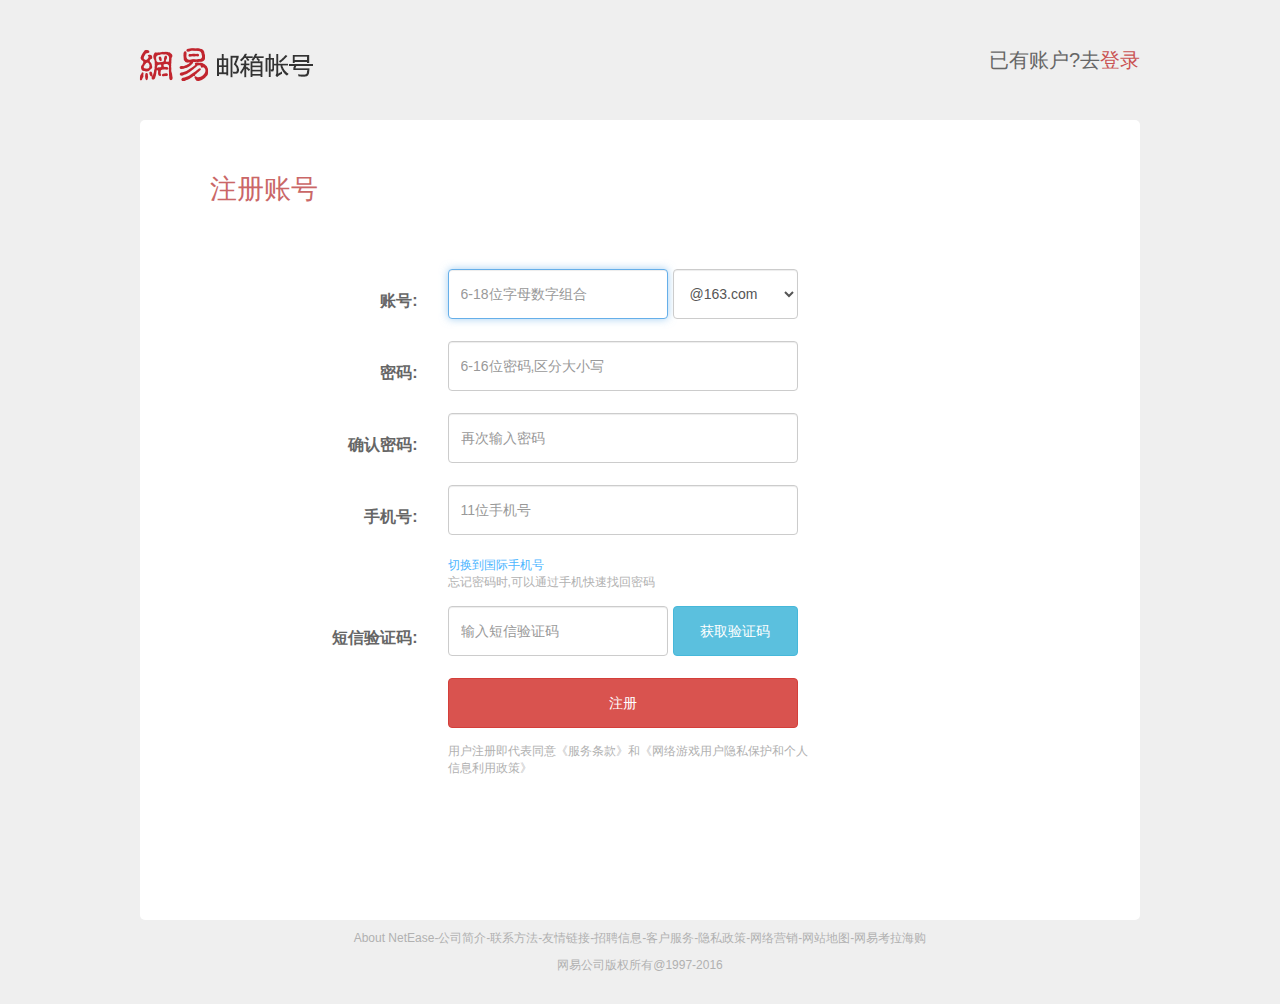
<file: register.html>
<!DOCTYPE html>
<html>
<head lang="en">
    <meta charset="utf-8">
    <meta name="viewport" content="width=device-width, initial-scale=1">
    <meta http-equiv="X-UA-Compatible" content="IE=edge">
    <title></title>

    <link href="bootstrap/css/bootstrap.css" rel="stylesheet">
    <link rel="stylesheet" href="css/common.css"/>
    <link rel="stylesheet" href="css/register.css"/>

    <!--[if lt IE 9]>
    <script src="bootstrap/js/html5shiv.min.js"></script>
    <script src="bootstrap/js/respond.min.js"></script>
    <![endif]-->
</head>
<body>
<div id="main">
    <header>
        <span></span>
        <p>已有账户?去<a href="enter.html">登录</a></p>
        <div style="clear:both"></div>
    </header>
    <section>
        <p class="middle_top">注册账号</p>
        <div class="container" id="divBox">
            <form action="" class="form form-horizontal">
                <div class="form-group" >
                    <label class="col-md-3 control-label one2" for="username">账号:</label>
                    <div class="col-md-2">
                        <input id="username" type="text" class="form-control" autofocus placeholder="6-18位字母数字组合" required pattern="^[a-zA-Z0-9]{8,16}$">
                    </div>
                    <div class="col-md-2" id="selectBox">
                        <select class="form-control">
                            <option value="@163.com" selected>@163.com</option>
                            <option value="@126.com">@126.com</option>
                            <option value="@yeah.net">@yeah.net</option>
                        </select>
                    </div>

                    <label id="usernameTip" class="col-md-4 one1 hide"> <b></b>账号必须由6-18个字符组成</label>
                </div>
                <div class="form-group">
                    <label class="col-md-3  control-label one2" for="password">密码:</label>
                    <div class="col-md-4">
                        <input id="password" type="password" class="form-control" placeholder="6-16位密码,区分大小写" required pattern="^[0-9]{6,16}$">
                    </div>
                    <label id="passwordTip" class="col-md-4  one1 hide" ><b></b>请输入6至12位的数字.</label>
                </div>
                <div class="form-group">
                    <label class="col-md-3 control-label one2" for="passwordAgain">确认密码:</label>
                    <div class="col-md-4">
                        <input id="passwordAgain" type="password" class="form-control" placeholder="再次输入密码" required pattern="^[0-9]{6,16}$" onkeyup="passwordIs()">
                    </div>
                    <label id="passwordAgainTip" class="col-md-4 one1 hide"><b></b>密码不一致</label>
                </div>
                <div class="form-group">
                    <label class="col-md-3 control-label one2" for="tellphone">手机号:</label>
                    <div class="col-md-4">
                        <input id="tellphone" type="tel" class="form-control" placeholder="11位手机号" required pattern="^[1][358][0-9]{9}$">
                    </div>
                    <label id="tellphoneTip" class="col-md-4 one1 hide" ><b></b>请输入正确的手机号.</label>
                </div>
                <div class="form-group">
                    <label class="col-md-3 control-label"></label>
                    <div class="col-md-4">
                        <p><a href="#" id="newC">切换到国际手机号</a></p>

                        <p><a href="#">忘记密码时,可以通过手机快速找回密码</a></p>
                    </div>
                </div>
                <div class="form-group">
                    <label class="col-md-3 control-label one2" for="message">短信验证码:</label>
                    <div class="col-md-2">
                        <input id="message" type="text" class="form-control" placeholder="输入短信验证码" required pattern="^[0-9]{6}$">
                    </div>
                    <div class="col-md-2">
                        <button class="btn btn-info"  id="message1">获取验证码</button>
                    </div>
                    <label id="messageTip" class="col-md-3 hide"></label>
                </div>
                <div class="form-group">
                    <label class="col-md-3 control-label"></label>
                    <div class="col-md-4">
                        <input type="submit" id="zhuce" value="注册" class="btn btn-danger btn-block">
                    </div>
                </div>
                <div class="form-group">
                    <label class="col-md-3 control-label"></label>
                    <div class="col-md-4">
                        <p><a href="#">用户注册即代表同意《服务条款》和《网络游戏用户隐私保护和个人信息利用政策》</a></p>
                    </div>
                </div>
                </form>
            </div>
    </section>
    <footer>
        <dl>
            <dd class="dd1">About NetEase-公司简介-联系方法-友情链接-招聘信息-客户服务-隐私政策-网络营销-网站地图-网易考拉海购</dd>
            <dd>网易公司版权所有@1997-2016</dd>
        </dl>
    </footer>

</div>












<script src="bootstrap/js/jquery-1.11.3.js"></script>
<script src="bootstrap/js/bootstrap.min.js"></script>
<script>
    (function () {
        var s = document.createElement("script");
        s.onload = function () {
            bootlint.showLintReportForCurrentDocument([]);
        };
        s.src = "bootstrap/js/bootlint.js";
        document.body.appendChild(s)
    })();
</script>
<script>
    var username = document.getElementById("username");
    var usernameTip = document.getElementById("usernameTip");
    //TODO 绑定获取焦点事件
    //TODO 绑定失去焦点事件
    username.onblur = function(){
        if(username.validity.valid){
            //TODO 表示输入正确
            usernameTip.className = "col-md-4 one1 show";
            usernameTip.innerHTML = "<a class='good'></a>";
        }else if(username.validity.valueMissing){
            //TODO 表示值为空
            usernameTip.className = "col-md-4 one1 show";
            usernameTip.innerHTML = "<b></b>用户名不能为空";
        }else if(username.validity.patternMismatch){
            //TODO 表示正则不匹配
            usernameTip.className = "col-md-4 one1 show";
            usernameTip.innerHTML = "<b></b>账号必须由6-18个字符组成";
        }
    }
    var password = document.getElementById("password");
    var passwordTip = document.getElementById("passwordTip");
    password.onblur = function(){
        if(password.validity.valid){
            passwordTip.className = "col-md-4 one1 show";
            passwordTip.innerHTML = "<a class='good'></a>";
        }else if(password.validity.valueMissing){
            passwordTip.className = "col-md-4 one1 show";
            passwordTip.innerHTML = "<b></b>密码不能为空";
        }else if(password.validity.patternMismatch){
            passwordTip.className = "col-md-4 one1 show";
            passwordTip.innerHTML = "<b></b>请输入6至12位的数字.";
        }
    };
    /*验证两次密码是否相同*/
    function passwordIs(){
        var psw1=document.getElementById("password").value;
        var psw2=document.getElementById('passwordAgain').value;
        var passwordAgainTip=document.getElementById("passwordAgainTip")
        if(psw1==psw2){
            passwordAgainTip.className="col-md-4 show one1";
            passwordAgainTip.innerHTML="<a class='good'></a>"
        }
        else{
            passwordAgainTip.className="col-md-4 show one1";
            passwordAgainTip.innerHTML="<b ></b>密码不一致"
        }
    }







    var tellphone= document.getElementById("tellphone");
    var tellphoneTip = document.getElementById("tellphoneTip");
    tellphone.onblur = function(){
        if(tellphone.validity.valid){
            tellphoneTip.className = "col-md-4 one1 show";
            tellphoneTip.innerHTML = "<a class='good'></a>";
        }else if(tellphone.validity.valueMissing){
            tellphoneTip.className = "col-md-4 one1 show";
            tellphoneTip.innerHTML = "<b></b>手机号不能为空";
        }else if(tellphone.validity.patternMismatch){
            tellphoneTip.className = "col-md-4 one1 show";
            tellphoneTip.innerHTML = "<b></b>请输入正确的手机号.";
        }
    };
</script>
</body>
</html>
</file>
<file: css/common.css>
body,h1,h2,h3,h4,h5,h6,dl,dt,dd,ul,ol,li,th,td,p,blockquote,pre,form,fieldset,legend,input,button,
textarea,hr,img{margin:0;padding:0;font-size:12px;color:#333;}
h1,h2,h3,h4,h5,h6{font-size:100%;font-weight:normal}
li{list-style:none}
fieldset,img{border:0}
table{border-collapse:collapse;border-spacing:0}
q:before,q:after{content:""}

small{font-size:12px}
hr{border:none;height:1px}
a{text-decoration:none}
a:hover{text-decoration:none}
.cle:after{content:".";display:block;height:0;clear:both;visibility:hidden}
.clear {clear: both;}
</file>
<file: css/main.css>
/*������ʽ****/
#first_manner,#search,#banner,#nav,#floor{
    width:1100px;
    margin:0 auto;
}
#big_bg{
    background:#F3F3F3;
}
#first_manner,#search,#lunbo,#banner,#floor a:hover{
    text-decoration:none;
}





/*--ͷ��--*/
#first{
    background:#F2F2F2;
    clear:both;
    height:30px;
    font-size:12px;
    line-height:30px;

}
#first_manner{
    height:30px;
}
#first_manner ul li a{
    color:#666;
}
#first_manner ul.manner_left{
    float:left;


}
#first_manner ul.manner_left li{
    float:left;
    margin-right:20px;
    padding-right:10px;
}
#first_manner ul.manner_left li.denglu{
    margin-right:10px;
}
#first_manner ul.manner_left li.sign_kaola b{
 float:left;
    width:7px;
    height:11px;
    background:url(../img/cssSprites.png) no-repeat -8px -251px;
    padding-right:5px;
    margin-top:10px;

}

#first_manner ul.manner_right{
    float:right;
}

#first_manner ul.manner_right>li{
    float:left;
    position:relative;
    padding-left:14px;
    padding-right:14px;

}
#first_manner ul.manner_right li.person{
    position:relative;
    width:100px;
    text-align:center;

}
#first_manner ul.manner_right  li.server{
    position:relative;
}
#first_manner ul.manner_right li.more{
    position:relative;
    border-right:none;
}

li.person ul.select_box1{
    position:absolute;
    text-align:center;
    width:128px;
    border:1px solid #D3CCD3;
    border-top:none;
    top:24px;
    left:-1px;
    background:#fff;
    display:none;

}
li.person ul.select_box1 li{
    margin-top:5px;
    margin-bottom:5px;
    width:120px;
    text-align:center;
}
li.server ul.select_box2{
  position:absolute;
    width:78px;
    border:1px solid #D3CCD3;
    border-top:none;
    top:24px;
    left:-1px;
    background:#fff;
    display:none;
}
li.server ul.select_box2 li{
    margin-top:5px;
    margin-bottom:5px;
    width:78px;
    text-align:center;
}
li.more ul.select_box3{
    position:absolute;
    border:1px solid #D3CCD3;
    border-top:none;
    top:24px;
    width:90px;
    left:-1px;
    z-index:10;
    background:#fff;
    display:none;
}
li.more ul.select_box3 li{
    margin-top:5px;
    margin-bottom:5px;
    width:78px;
    text-align:center;
}
.show_selectBox{
    display:block;
}
#first_manner ul.manner_right li.sign{
    border:none;
}


/*--������-->*/
#search{
    overflow:hidden;
    margin-top:30px;
    margin-bottom:30px;
}
#search a{
    color:#666;
}
#search>img{
    float:left;
    margin-right:129px;
    margin-top:5px;
}
#search div.search_box{
    float:left;
    overflow:hidden;

}
#search div.search_box p{
    background:#333333;
    padding:2px 50px 2px 2px ;

}
#search div.search_box input{
    width:460px;
    height:30px;
    padding:0;
    margin:0;
    border:none;
}
#search div.search_box ul li{
    float:left;
    font-size:12px;
    margin-top:5px;
    padding-right:10px;
}
#search div.search_box ul li a{
    border-right:1px solid #B299B2;
    padding-right:10px;
}
#search div.search_box ul li a.red{
    color:#E7146E;
}
#search div.search_box ul li a.none{
    border:none;
}
#search div.shopping_cart{
    float:right;
    margin-top:5px;
}
#search div.shopping_cart button{
    width:100px;height:34px;
    background:#fff;
    border:1px solid #ddd;
    padding-left:10px;
}
#search div.shopping_cart button b{
    float:left;
    width:18px;
    height:15px;
    background: url(../img/cssSprites.png) no-repeat -960px -212px;
    margin-top:1px;
}
#search div.shopping_cart button:hover{
    background:#F5F5F5;
}

/*<!--nav����-->*/
#nav{
    height:43px;
    line-height:43px;
    text-align:center;
}
#nav .navUl{
    float:left;
}
#nav .navUl>li{
    float:left;
    width:96px;
    color:#333;
    height:43px;
    padding-left:5px;
    margin-right:5px;
}
#nav .navUl>li>a{
    font-weight:bold;
    font-size:14px;
}
#nav .navUl li.first_one{
    width:160px;
    background:#151515;
    position:relative;

}
#nav .navUl li.first_one>ul.selectBox4 {
    left:0;
    top:45px;
    width: 165px;
    height: 400px;
    text-align:center;
    position: absolute;
    background: #3A2F2D;
    z-index:1000;
    opacity:0.7;
    display:none;
}
#nav .navUl li.first_one>ul.selectBox4>li{
    height:40px;
    line-height:40px;
    width:165px;
    cursor:pointer;
    text-align:center;


}
#nav .navUl li.first_one>ul.selectBox4>li>a{
    font-size:14px;
}
#nav .navUl li.first_one>ul.selectBox4>li.mother>b{
    border-top:1px solid #433E3F;
    width:140px;
    display:block;
    margin-left:10px;

}
#nav .navUl li.first_one>ul.selectBox4>li:hover{
    background:#555;
    opacity:0.8;
}
#nav .navUl li.first_one>ul.selectBox4>li>a{
    color:#fff;
    font-weight:normal;
}
#nav .navUl li.first_one>a{
    color:#fff;
}
#nav a{
    color:#111;
    font-weight:bold;
}
 div.select_innerBox1{
    position:absolute;
    z-index:1000;
    width:900px;
    height:400px;
    left:165px;
    top:0;
     opacity:1;
     display:none;
}
div.select_innerBox1>div.select_innerLeft{
    float:left;
    width:600px;
    height:400px;
    background:#fff;
}
div.select_innerBox1>div.select_innerLeft>ul{
    width:600px;
    height:400px;
}
#nav .navUl li.first_one div.select_innerBox1>div.select_innerLeft>ul>li{
    float:left;
    width:300px;
    height:400px;
}
div.select_innerBox1>div.select_innerLeft ul li p.inner_boxTop{

}
div.select_innerBox1>div.select_innerRight{
    float:left;
    width:300px;
    height:400px;
    background:#F6F6F6;
}

/*<!--�ֲ�ͼ-->*/
#lunbo{
    border-top:2px solid #151515;
    width:100%;
    height:400px;
    overflow:hidden;
}
#lunbo div.lunbo_inner{
    position:relative;
}
.uoImg{
    z-index:10;
}
#lunbo div.lunbo_inner img{
    margin-left:-320px;
}
#lunbo div.lunbo_inner ul{
    float:left;
    width:1920px;
    overflow:hidden;

}
#lunbo div.lunbo_inner ul.imgBox li{
    width:1920px;
    height:400px;
    position:absolute;



}
#lunbo div ul.imgIndex{
    position:absolute;
    background:#BB3857;
    width:100px;
    height:28px;
    margin-bottom:10px;
    opacity:0.7;
    text-align:center;
    top:350px;
    left:48%;
    padding-left:5px;


}
#lunbo .lunbo_inner ul.imgIndex li{
    float:left;
    width:10px;
    height:10px;
    border-radius:100%;

    margin-left:10px;
    margin-top:10px;
    background:#fff;
}

#lunbo  .lunbo_inner #toLeft{
    position:absolute;
    left:235px;
    top:160px;
    height:68px;
    width:35px;
    border:none;
    display:none;
    background:url(../img/cssSprites.png) no-repeat -626px  -68px;
}
#lunbo  .lunbo_inner #toLeft:hover{
    background:url(../img/cssSprites.png) no-repeat -626px  -153px;
}

#lunbo  #toRight{
    position:absolute;
    top:160px;
    height:68px;
    width:35px;
    border:none;
    background:url(../img/cssSprites.png) no-repeat -669px  -68px;
    right:235px;
    display:none;
}
#lunbo  .lunbo_inner #toRight:hover{
    background:url(../img/cssSprites.png) no-repeat -669px  -153px;
}

#lunbo div.lunbo_inner ul li.show{
    display:inline-block;
}
#lunbo .lunbo_inner ul.imgIndex li.showIndex{
   background:#E31436;
}


/*<!--banner����-->*/
#banner{
    width:1000px;
    margin:0 auto;
}
#banner div.img1,div.img2{
    margin:0 auto;


}
/*<!--¥�㲿��-->*/
/*�̶���λ����*/
#floor_leading{
    position:fixed;
    top:100px;
    right:40px;
    display:none;
}
.shop{
    background:#A81A38;
}
#floor_leading ul li,#toTop,p.shopping{
    text-align:center;
    height:30px;
    width:102px;
    line-height:30px;
    background-color:#D22147;
    border-bottom:1px solid #A81A38;
    color:#fff;
    font-size:14px;
    cursor:pointer;

}
#toTop{
    height:38px;
    line-height:38px;
}



/*<!--ĸӤ��ͯ-->*/
/********¥��֮��Ĺ�����ʽ����*/
#floor1,#floor2,#floor3,#floor4,#floor5,#floor6,#floor7,#floor8,#floor9,.floor_bottom{
    width:1000px;
    margin:0 auto;
}
div.floor_middle{
    margin-bottom:42px;;padding:0;
}
 div.floor_middle ul.middle_leading{
    width:1000px;
     border-top:2px solid #000;

     margin-top:0;
     clear:both;
     height:50px;

}
div.floor_middle ul.middle_leading>li{

    float:left;
    width:198.8px;
    font-size:20px;
    font-weight:bold;
    color:#333;
    text-align:center;
    line-height:50px;
    border-left:1px solid #ddd;
    border-bottom:1px solid #ddd;
    margin-bottom:20px;
}

div.floor_middle ul.middle_leading>li.last{
    border-right:1px solid #ddd;
}
div.floor_middle ul.middle_change{
    width:1000px;
    height:315px;

}
div.floor_middle ul.middle_change>li{
    float:left;
    width:198px;
    height:315px;
    background:#fff;
    margin-right:2px;
    position:relative;
}
div.floor_middle ul.middle_leading>li:hover{
    background:#000;
    color:#fff;
    cursor:pointer;
}
div.floor_middle ul.middle_change>li>dl img{
    width:198px;
    height:200px;
}
dl dd.twoDd{
    margin-left:20px;
}
dl dd.twoDd>p{
    margin-bottom:5px;

}
dl dd.twoDd>p.newColor{
    margin-top:5px;
}
dl dd.twoDd>p.p1{
    font-weight:bold;

}
dl dd.twoDd>p.p2{
    color:#333;
}
dl dd.twoDd>p.p1>span{
    border-right:1px solid #ddd;
}
dl dd.twoDd>b>img{
    width:10px;
    height:10px;
}
dl dd.twoDd>b{
    position:absolute;
    display:inline-block;
    width:10px;
    height:10px;
    top:0; left:0px;
}
.newColor{
    color:#D22147;
}
dl dd.twoDd span.onlySpan{
    margin-bottom:5px;
    display:inline-block;
    width:80px;
    height:20px;
    text-align:center;
    line-height:20px;
    border:1px dotted #D22147;
}
dl dd.twoDd button{
    border:none;
    background:#d22147;
    float:right;
    color:#fff;
    margin-right:10px;
    width:60px;
    height:30px;
    text-align:center;
    line-height:30px;

}
dl dd.twoDd b.big-font{
    font-size:20px;
}
p.newColor>span{
    font-size:16px;


}


/*<!--���ݲ�ױ-->*/

/*<!--����Ь��-->*/

/*<!--�Ҿ�����-->*/

/*<!--Ӫ������-->*/

/*<!--����ֱ��-->*/

/*<!--����ҵ�-->*/

/*<!--������ʳ-->*/

/*<!--���׾�ѡ-->*/


/*<!--footer����-->*/
#footer_top{
    width:1200px;
    margin:0 auto;
    padding-top:40px;
    padding-bottom:40px;
    border-bottom:1px solid #ddd;
    clear:both;

}
ul.footer_topUl{
    width:1200px;
    margin:0 auto;
}
ul.footer_topUl>li{
    float:left;
    width:300px;
}
ul.footer_inner_topUl>li{
    float:left;
}
li.footer_topLeft1{
    width:44px;
    height:44px;
    background:url(../img/cssSprites.png) no-repeat -751px 0 ;
}
li.footer_topLeft2{
    background:url(../img/cssSprites.png) no-repeat -812px 0 ;
}
li.footer_topLeft3{
    background-position:-873px 0;
}
li.footer_topLeft4{
    background-position:-935px 0;
}
ul.footer_inner_topUl>li p{
    color:#333;
    font-size:14px;
    margin-left:10px;
    margin-top:2px;
}
ul.footer_inner_topUl>li p.font_big{
    font-size:20px;
    font-weight:bold;

}
#footer_middle{
    width:1100px;
    margin:0 auto;
    padding-top:30px;
    clear:both;
    padding-bottom:50px;


}
#footer_middle>ul>li{
    float:left;
    width:130px;
    color:#333;
    margin-left:10px;
}
#footer_middle>ul>li.photo_left1{
    width:250px;
}
p.photo_left11{
    margin-bottom:20px;
}
#footer_middle p.p1{
    font-size:12px;
}
#footer_middle p.p1 b{
    margin-left:15px;
    display:inline-block;
    width:32px;
    height:32px;
    background:url(../img/cssSprites.png) no-repeat -752px -69px;
}
#footer_middle p.p1 b.xiaotu2{
    background:url(../img/cssSprites.png) no-repeat -796px -69px;
}
#footer_middle p.p1 b.xiaotu3{
    background:url(../img/cssSprites.png) no-repeat -840px -69px;
}
#footer_middle p.p1 b.xiaotu1:hover{
    background-position:-752px -109px;
}
#footer_middle p.p1 b.xiaotu2:hover{
    background-position:-796px -109px;
}
#footer_middle p.p1 b.xiaotu3:hover{
    background-position:-840px -109px;
}
#footer_middle>ul>li>p{
    font-size:20px;
    margin-bottom:20px;
}
#footer_middle>ul>li>ul>li{
    color:#333;
    font-size:12px;
    margin-bottom:10px;
}
#footer_middle>ul>li>ul>li>a{
    color:#333;
}
#footer_bottom{
    width:100%;
    height:130px;
    background:#333;

}
#footer_bottom  #footer_bottomInner{
    width:1000px;
    margin:0 auto;
    text-align:center;
}
#footer_bottomInner dl dd.dd1{
    padding-top:20px;
}
#footer_bottomInner dl dd{
    padding-top:10px;
    color:#B9C2B0;
}
</file>
<file: css/register.css>
#main{

    background:#efefef;
}
footer,section{
    width:1000px;
    margin:0 auto;

}
header{
    width:1100px;
    margin:0 auto;
    padding-top:20px;
    padding-bottom:20px;
}
header>span{
    float:left;
    width:500px;
    height:80px;
    background:url(../img/sprite.png) no-repeat 0 0;
}
header>p{
    float:right;
    font-size:20px;
    color:#666;
    height:80px;
    line-height:80px;
    margin-right:50px;

}
header>p>a{
    color:#CA5252;
    cursor:pointer;
}
header>p>a:hover{
    color:#AD4747;
}
section{
    height:800px;
    background:#fff;
    border-radius:5px;
   border-shadow: 2px;

}
section p.middle_top{
    padding-top:50px;
    font-size:27px;
    color:#CA6767;
    padding-bottom:60px;
    padding-left:70px;

}
.container{
    font-size:20px;
    color:#333;
}
.container div.form-group input{
width:350px;
    height:50px;


}
label.one2{
    line-height:50px;
    font-size:16px;
    color:#666;
}
label.one1{
    line-height:50px;
    font-size:12px;
    color:#FA5B5B;
}
label.one1>b{
    display:inline-block;
    width:14px;
    height:14px;
    background:url(../img/sprite.png) no-repeat -65px -102px;
    margin-right:5px;
    margin-bottom:-4px;
}
label.one1>a.good{
    display:inline-block;
    width:14px;
    height:14px;
    background:url(../img/sprite.png) no-repeat -30px -102px;
    margin-right:5px;
    margin-bottom:-4px;
}
select{
    height:50px !important;
    margin-left:30px;
    width:125px !important;
}
#message1{
    height:50px;
    margin-left:30px;
    width:125px;
}
#username{
    width:220px;
}
#selectBox{
    height:50px;
}
#message{
    width:220px;
}
p>a{color:#B1B1B1;}
p>a:hover{
    color:#666;
}
#newC{
    color:#4CB5FF;
}
footer{
    padding-bottom:30px;
}
footer>dl{
    text-align:center;
    line-height:50px;
}
footer>dl>dd{
    color:#B1B1B1;
    padding-top:10px;
}
</file>
